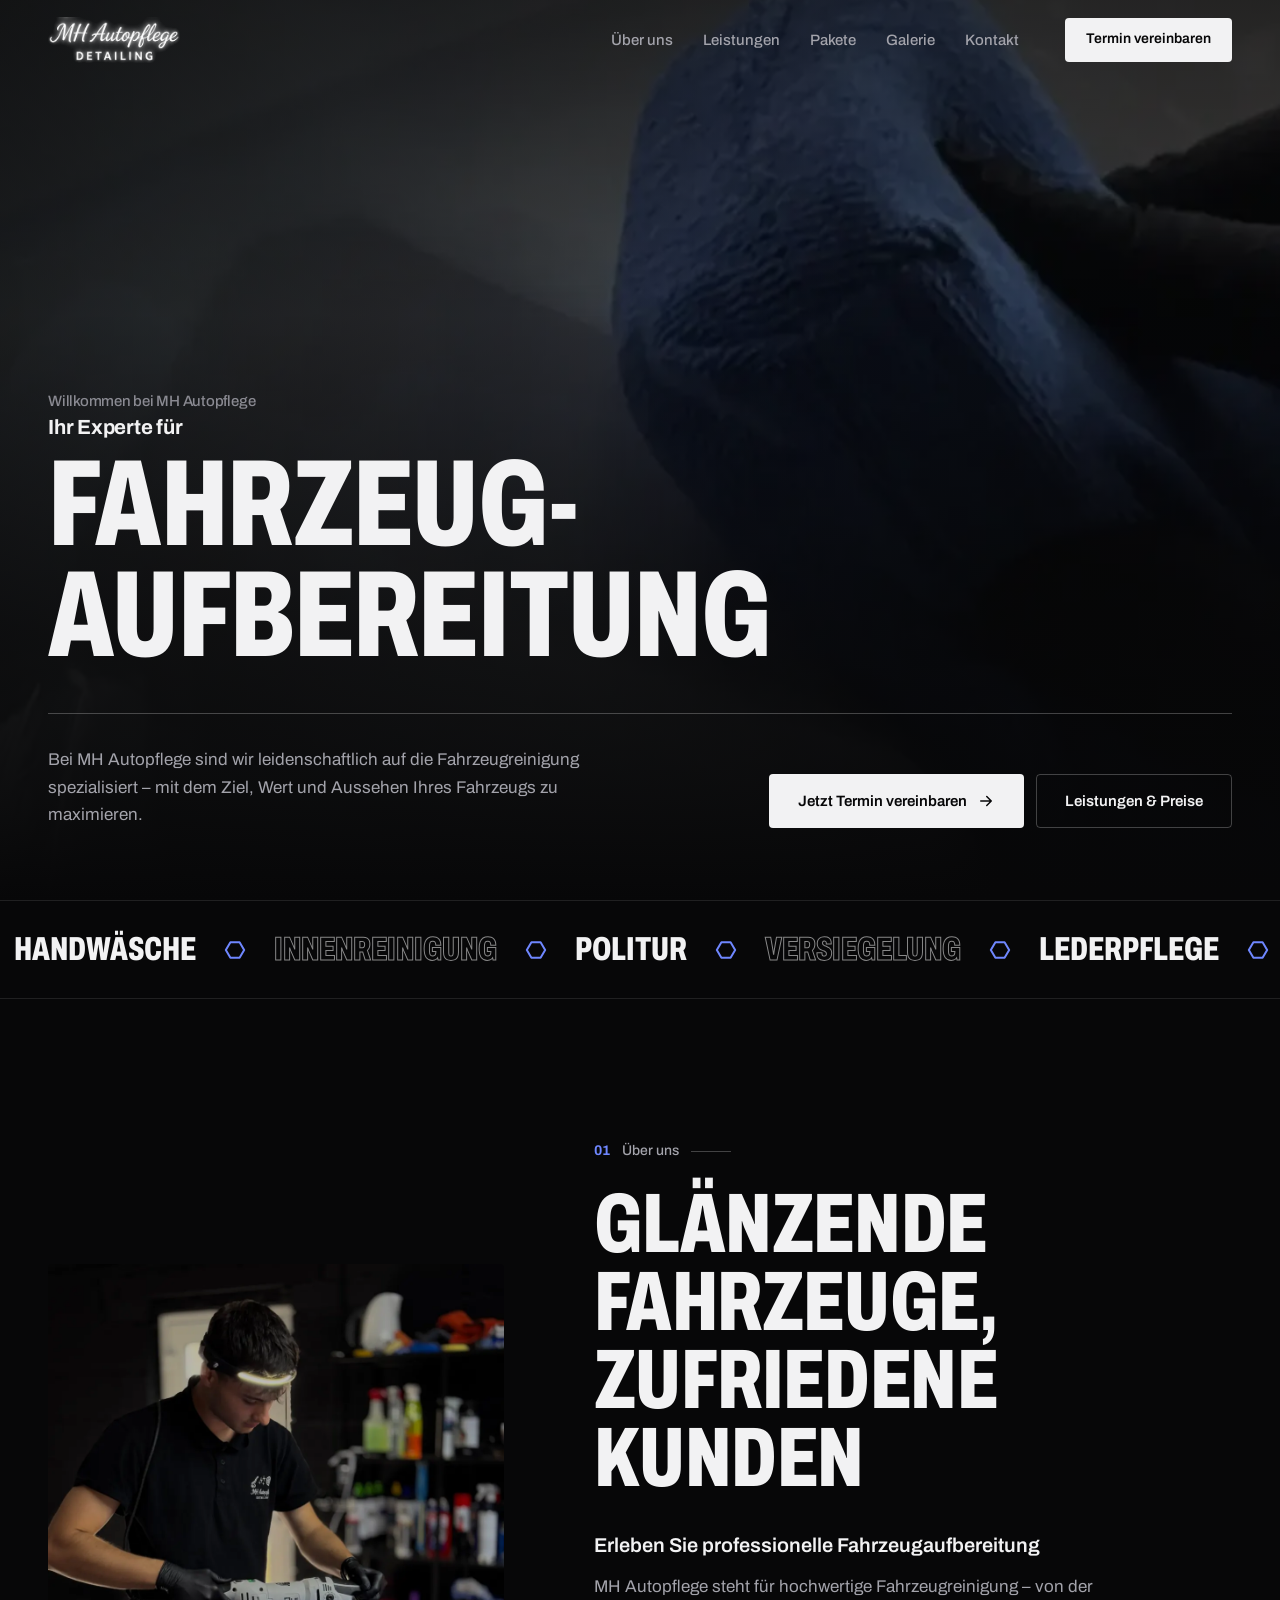
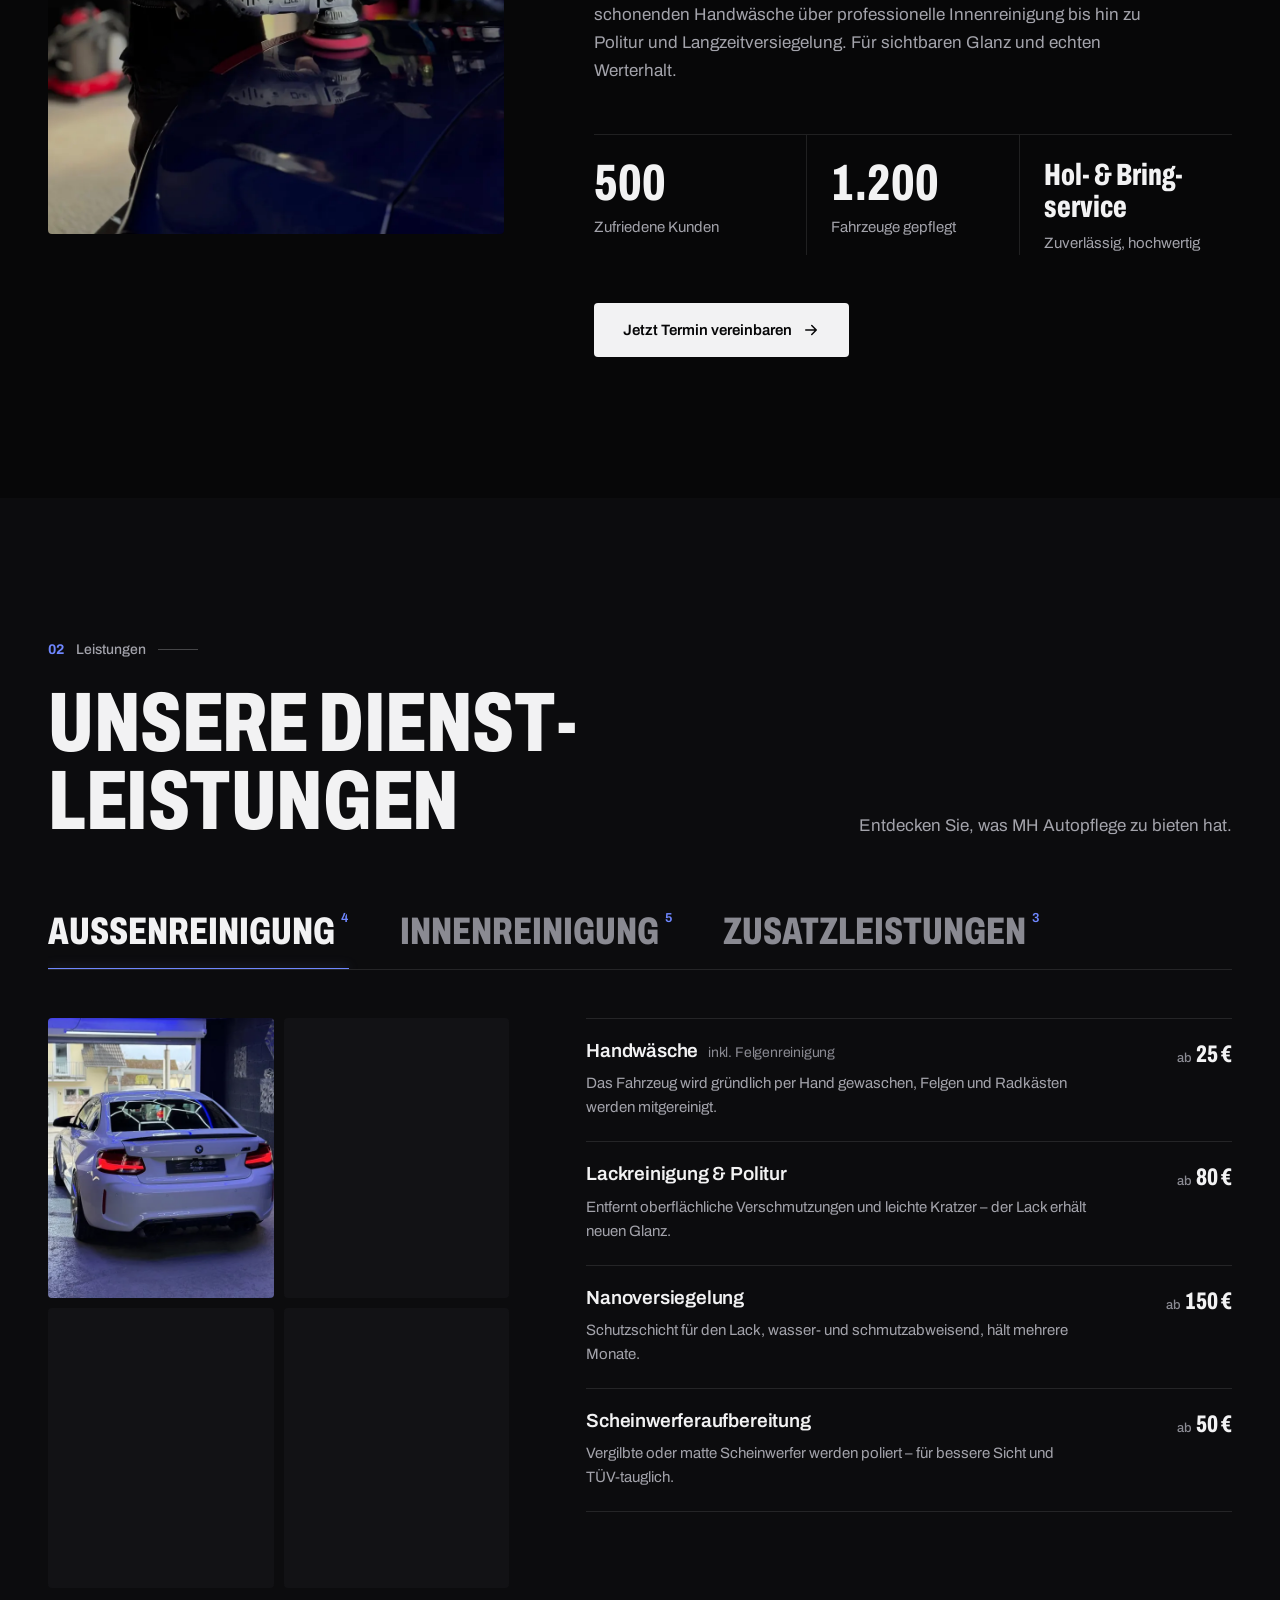
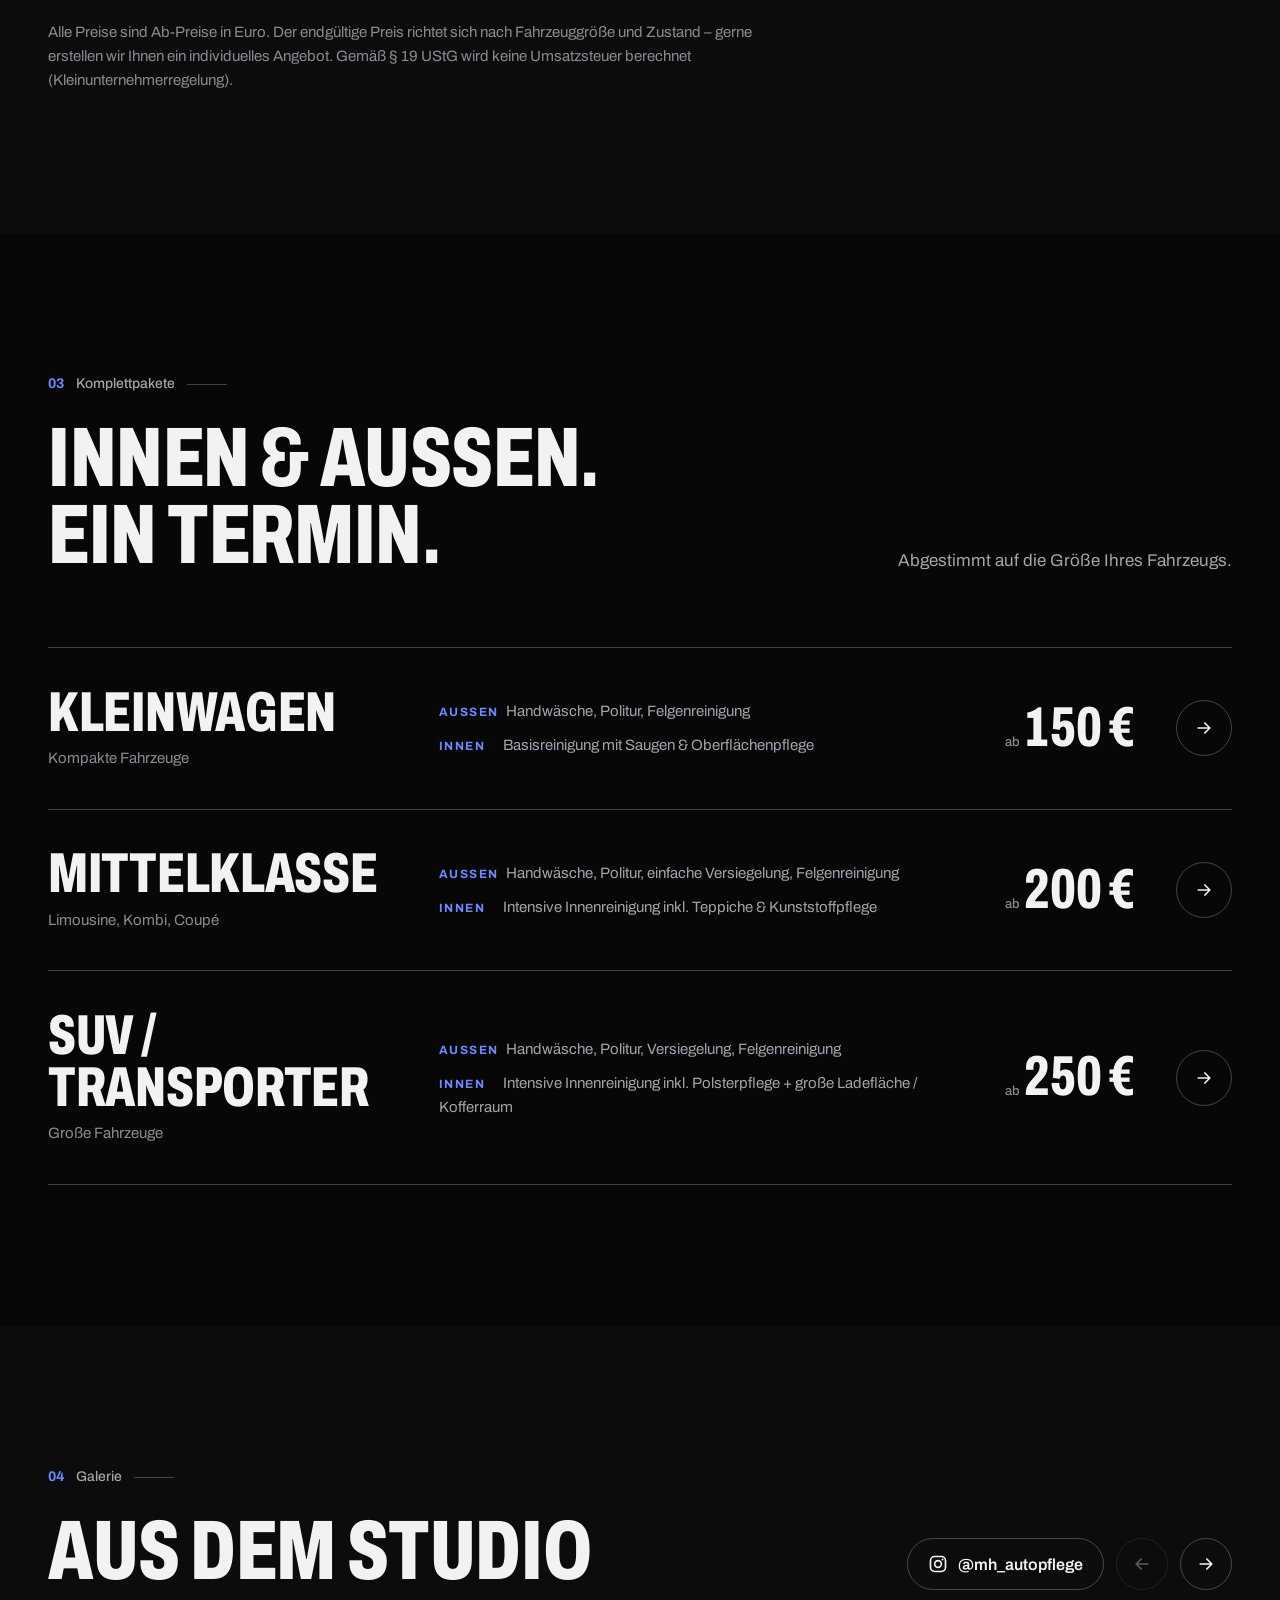
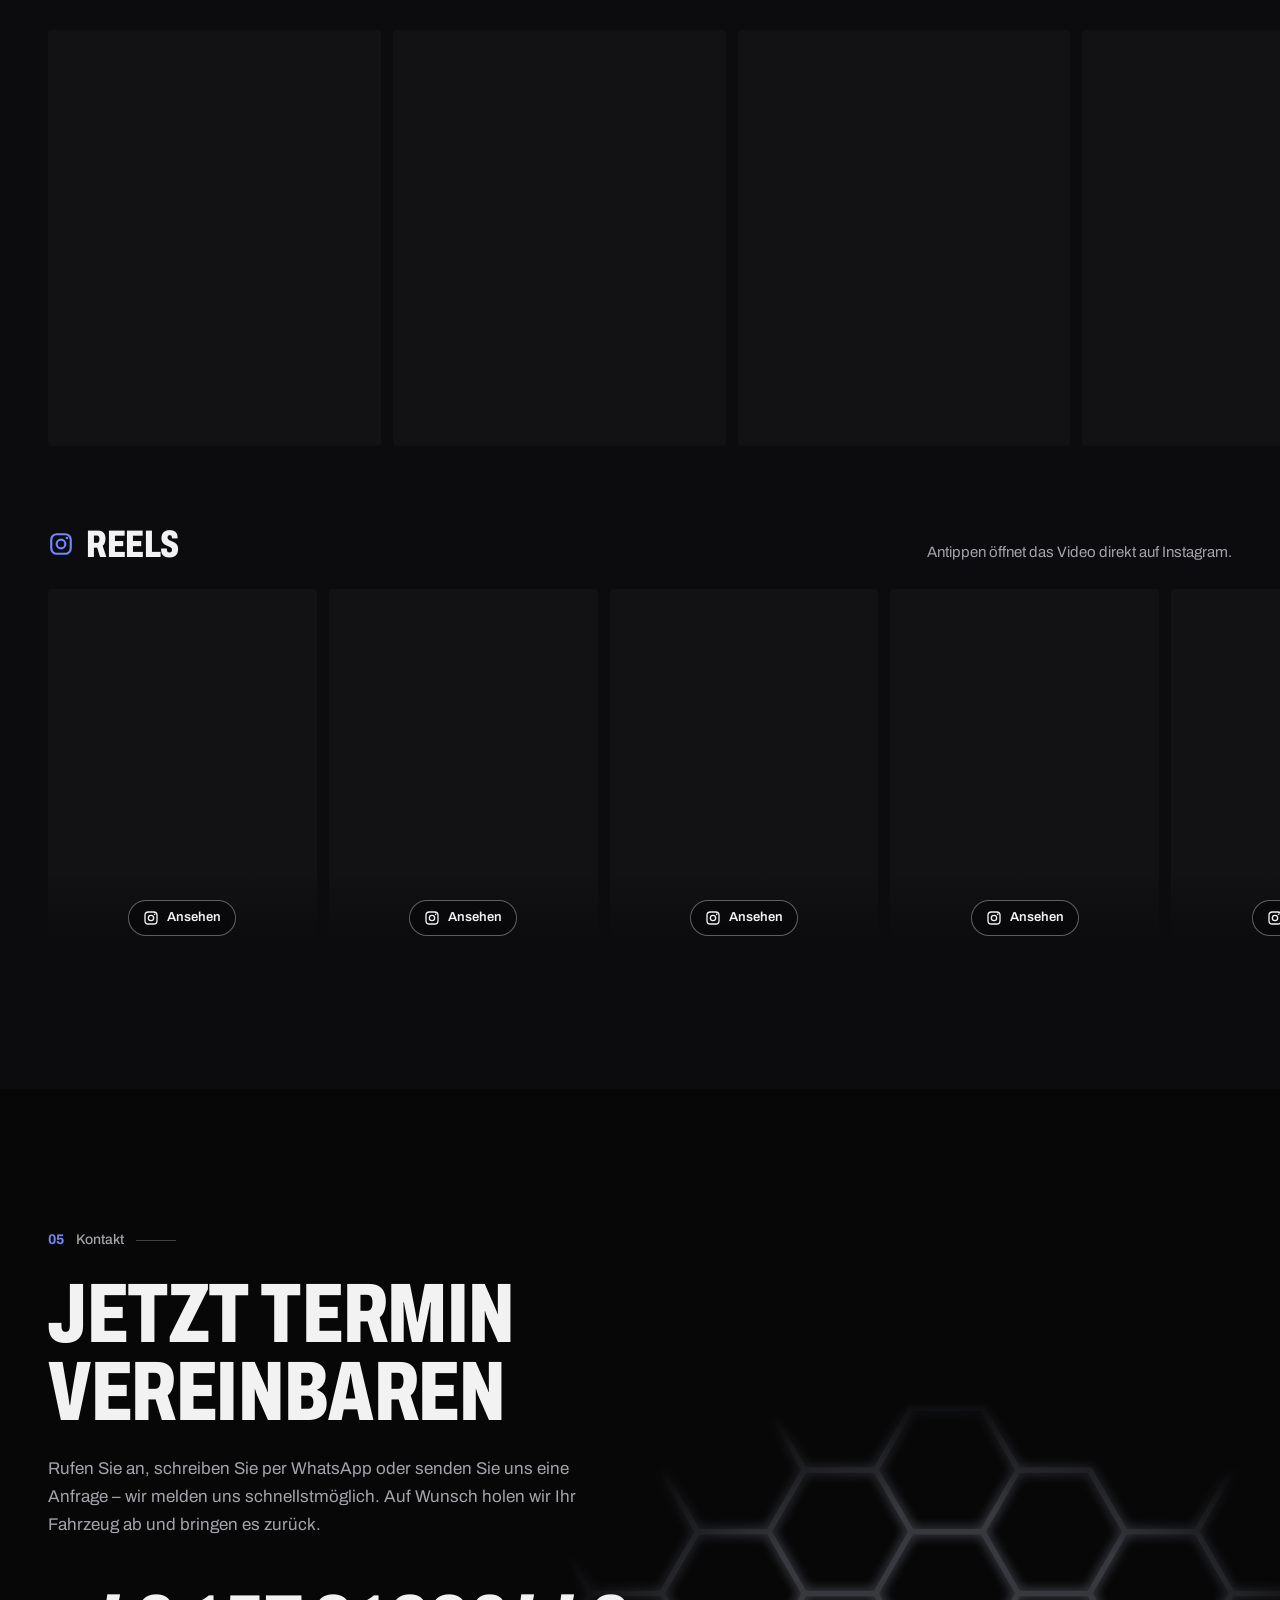
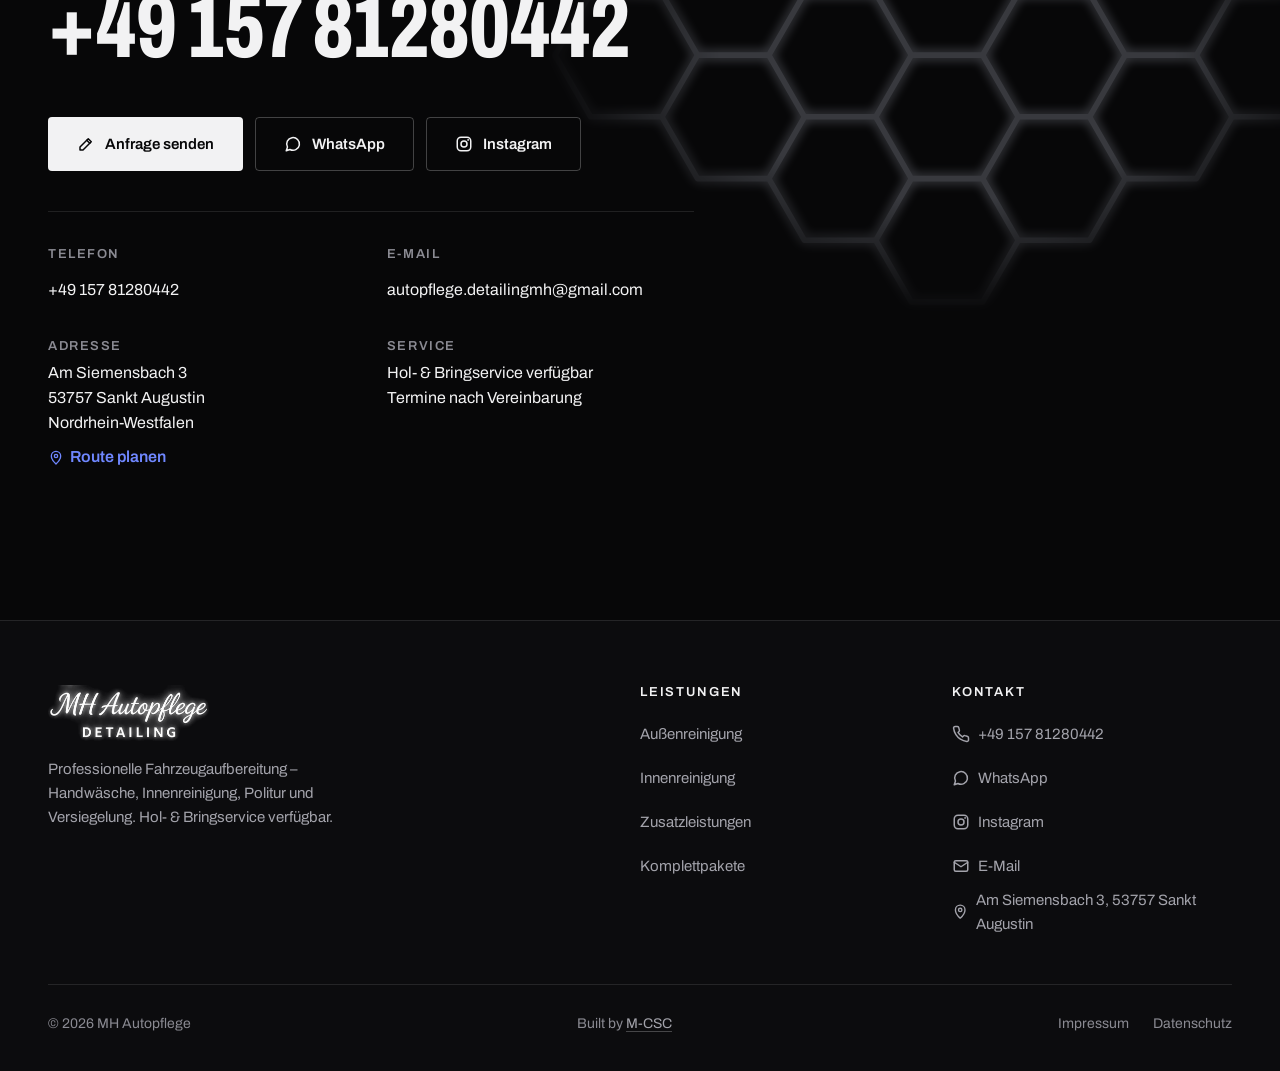
<file: index.html>
<!doctype html>
<html lang="de">
<head>
  <meta charset="utf-8">
  <meta name="viewport" content="width=device-width, initial-scale=1, viewport-fit=cover">
  <meta http-equiv="Content-Security-Policy" content="default-src 'self'; img-src 'self' data:; media-src 'self'; font-src 'self'; style-src 'self'; script-src 'self'; object-src 'none'; base-uri 'self'; form-action 'self' https://formsubmit.co">
  <meta name="referrer" content="strict-origin-when-cross-origin">
  <title>MH Autopflege – Fahrzeugaufbereitung &amp; Detailing</title>
  <meta name="description" content="MH Autopflege in Sankt Augustin: professionelle Fahrzeugaufbereitung – Handwäsche, Innenreinigung, Politur, Versiegelung. Hol- &amp; Bringservice verfügbar. Termin per Telefon, WhatsApp oder Anfrageformular: +49 157 81280442.">
  <meta name="theme-color" content="#070708">
  <meta property="og:type" content="website">
  <meta property="og:title" content="MH Autopflege – Fahrzeugaufbereitung &amp; Detailing">
  <meta property="og:description" content="Handwäsche • Innenreinigung • Politur • Versiegelung. Hol- &amp; Bringservice verfügbar.">
  <link rel="icon" href="assets/img/favicon.svg" type="image/svg+xml">
  <link rel="preload" href="assets/fonts/archivo-latin-wdth-normal.woff2" as="font" type="font/woff2" crossorigin>
  <link rel="stylesheet" href="assets/css/style.css?v=dev">
  <script src="assets/js/main.js?v=dev" defer></script>
</head>
<body>
  <a class="skip-link" href="#main">Zum Inhalt springen</a>

  <!-- Icons (einmal definiert, per <use> eingebunden) -->
  <svg width="0" height="0" class="visually-hidden" aria-hidden="true" focusable="false">
    <symbol id="i-arrow" viewBox="0 0 24 24"><path d="M5 12h14M13 6l6 6-6 6" fill="none" stroke="currentColor" stroke-width="2" stroke-linecap="round" stroke-linejoin="round"/></symbol>
    <symbol id="i-arrow-left" viewBox="0 0 24 24"><path d="M19 12H5M11 6l-6 6 6 6" fill="none" stroke="currentColor" stroke-width="2" stroke-linecap="round" stroke-linejoin="round"/></symbol>
    <symbol id="i-phone" viewBox="0 0 24 24"><path d="M22 16.9v3a2 2 0 0 1-2.2 2 19.8 19.8 0 0 1-8.6-3.1 19.5 19.5 0 0 1-6-6A19.8 19.8 0 0 1 2.1 4.2 2 2 0 0 1 4.1 2h3a2 2 0 0 1 2 1.7c.1 1 .4 1.9.7 2.8a2 2 0 0 1-.5 2.1L8 9.9a16 16 0 0 0 6 6l1.3-1.3a2 2 0 0 1 2.1-.4c.9.3 1.8.6 2.8.7a2 2 0 0 1 1.7 2z" fill="none" stroke="currentColor" stroke-width="2" stroke-linecap="round" stroke-linejoin="round"/></symbol>
    <symbol id="i-wa" viewBox="0 0 24 24"><path d="M3 21l1.65-4.95A8.5 8.5 0 1 1 7.95 19.35z" fill="none" stroke="currentColor" stroke-width="2" stroke-linecap="round" stroke-linejoin="round"/></symbol>
    <symbol id="i-ig" viewBox="0 0 24 24"><g fill="none" stroke="currentColor" stroke-width="2"><rect x="3" y="3" width="18" height="18" rx="5"/><circle cx="12" cy="12" r="4"/></g><circle cx="17.5" cy="6.5" r="1.2" fill="currentColor"/></symbol>
    <symbol id="i-play" viewBox="0 0 24 24"><path d="M8 5.5v13l10.5-6.5z" fill="currentColor"/></symbol>
    <symbol id="i-hex" viewBox="0 0 24 24"><path d="M7 3.5h10l5 8.5-5 8.5H7L2 12z" fill="none" stroke="currentColor" stroke-width="2.2" stroke-linejoin="round"/></symbol>
    <symbol id="i-car" viewBox="0 0 24 24"><g fill="none" stroke="currentColor" stroke-width="2" stroke-linecap="round" stroke-linejoin="round"><path d="M5 17H3v-5l2-5h14l2 5v5h-2"/><path d="M5 12h14"/><circle cx="7.5" cy="17" r="2"/><circle cx="16.5" cy="17" r="2"/></g></symbol>
    <symbol id="i-mail" viewBox="0 0 24 24"><g fill="none" stroke="currentColor" stroke-width="2" stroke-linecap="round" stroke-linejoin="round"><rect x="3" y="5" width="18" height="14" rx="2"/><path d="m3 7 9 6 9-6"/></g></symbol>
    <symbol id="i-pin" viewBox="0 0 24 24"><g fill="none" stroke="currentColor" stroke-width="2" stroke-linecap="round" stroke-linejoin="round"><path d="M12 21s7-6.2 7-12a7 7 0 1 0-14 0c0 5.8 7 12 7 12z"/><circle cx="12" cy="9" r="2.5"/></g></symbol>
    <symbol id="i-close" viewBox="0 0 24 24"><path d="M6 6l12 12M18 6 6 18" fill="none" stroke="currentColor" stroke-width="2" stroke-linecap="round"/></symbol>
    <symbol id="i-form" viewBox="0 0 24 24"><g fill="none" stroke="currentColor" stroke-width="2" stroke-linecap="round" stroke-linejoin="round"><path d="M4 20h4L19 9l-4-4L4 16z"/><path d="M13 7l4 4"/></g></symbol>
    <symbol id="i-clock" viewBox="0 0 24 24"><g fill="none" stroke="currentColor" stroke-width="2" stroke-linecap="round"><circle cx="12" cy="12" r="9"/><path d="M12 7v5l3 2"/></g></symbol>
  </svg>

  <header class="site-header">
    <div class="container site-header__inner">
      <a class="brand" href="#top" aria-label="MH Autopflege Detailing – zum Seitenanfang">
        <img src="assets/img/brand/logo-schrift.webp" width="640" height="223" alt="MH Autopflege Detailing">
      </a>

      <button class="nav-toggle" type="button" aria-expanded="false" aria-controls="site-nav">
        <span class="nav-toggle__icon" aria-hidden="true"></span>
        <span class="nav-toggle__label">Menü</span>
      </button>

      <nav class="nav" id="site-nav" aria-label="Hauptnavigation">
        <ul class="nav__list">
          <li><a class="nav__link" href="#ueber">Über uns</a></li>
          <li><a class="nav__link" href="#leistungen">Leistungen</a></li>
          <li><a class="nav__link" href="#pakete">Pakete</a></li>
          <li><a class="nav__link" href="#galerie">Galerie</a></li>
          <li><a class="nav__link" href="#kontakt">Kontakt</a></li>
        </ul>
        <a class="btn btn--primary btn--sm" href="#kontakt" data-open-form>Termin vereinbaren</a>
      </nav>
    </div>
  </header>

  <main id="main">

    <!-- Hero: Hintergrundvideo (Desktop hero.mp4, Handy hero-mobile.mp4), Standbild hero-poster.webp -->
    <section class="hero" id="top">
      <div class="hero__media" aria-hidden="true">
        <img src="assets/videos/hero-poster.webp" width="1080" height="1920" alt="" fetchpriority="high">
        <video class="hero__video" muted loop playsinline preload="none"
               data-hero-video data-src="assets/videos/hero.mp4" data-src-mobile="assets/videos/hero-mobile.mp4"></video>
      </div>

      <div class="container">
        <h1 class="hero__title">
          <span class="hero__kicker"><span class="hero__welcome">Willkommen bei MH Autopflege</span><b>Ihr Experte für</b></span>
          <span class="hero__big">
            <span class="hero__line"><span>Fahrzeug-</span></span>
            <span class="hero__line"><span>aufbereitung</span></span>
          </span>
        </h1>
        <div class="hero__row">
          <p class="hero__text">Bei MH Autopflege sind wir leidenschaftlich auf die Fahrzeugreinigung spezialisiert – mit dem Ziel, Wert und Aussehen Ihres Fahrzeugs zu maximieren.</p>
          <div class="hero__actions">
            <a class="btn btn--primary" href="#kontakt" data-open-form>Jetzt Termin vereinbaren <svg class="arrow" aria-hidden="true"><use href="#i-arrow"/></svg></a>
            <a class="btn btn--outline" href="#leistungen">Leistungen &amp; Preise</a>
          </div>
        </div>
      </div>
    </section>

    <!-- Laufband -->
    <div class="marquee" aria-hidden="true">
      <div class="marquee__track">
        <div class="marquee__group">
          <span class="marquee__item">Handwäsche <svg><use href="#i-hex"/></svg></span>
          <span class="marquee__item">Innenreinigung <svg><use href="#i-hex"/></svg></span>
          <span class="marquee__item">Politur <svg><use href="#i-hex"/></svg></span>
          <span class="marquee__item">Versiegelung <svg><use href="#i-hex"/></svg></span>
          <span class="marquee__item">Lederpflege <svg><use href="#i-hex"/></svg></span>
          <span class="marquee__item">Hol- &amp; Bringservice <svg><use href="#i-hex"/></svg></span>
        </div>
        <div class="marquee__group">
          <span class="marquee__item">Handwäsche <svg><use href="#i-hex"/></svg></span>
          <span class="marquee__item">Innenreinigung <svg><use href="#i-hex"/></svg></span>
          <span class="marquee__item">Politur <svg><use href="#i-hex"/></svg></span>
          <span class="marquee__item">Versiegelung <svg><use href="#i-hex"/></svg></span>
          <span class="marquee__item">Lederpflege <svg><use href="#i-hex"/></svg></span>
          <span class="marquee__item">Hol- &amp; Bringservice <svg><use href="#i-hex"/></svg></span>
        </div>
      </div>
    </div>

    <!-- 01 Über uns -->
    <section class="section" id="ueber">
      <div class="container about">
        <div class="about__media media">
          <img src="assets/img/about.webp" width="1040" height="1300" loading="lazy" decoding="async"
               alt="Lackpolitur mit Exzenter-Poliermaschine an einem dunkelblauen Fahrzeug">
        </div>
        <div>
          <p class="idx"><b>01</b> Über uns</p>
          <h2 class="display display-lg">Glänzende Fahrzeuge, zufriedene Kunden</h2>
          <p class="about__sub">Erleben Sie professionelle Fahrzeugaufbereitung</p>
          <p class="lead">MH Autopflege steht für hochwertige Fahrzeugreinigung – von der schonenden Handwäsche über professionelle Innenreinigung bis hin zu Politur und Langzeitversiegelung. Für sichtbaren Glanz und echten Werterhalt.</p>
          <ul class="about__stats">
            <li class="about__stat"><strong>500</strong><span>Zufriedene Kunden</span></li>
            <li class="about__stat"><strong>1.200</strong><span>Fahrzeuge gepflegt</span></li>
            <li class="about__stat about__stat--text"><strong>Hol- &amp; Bring&shy;service</strong><span>Zuverlässig, hochwertig</span></li>
          </ul>
          <a class="btn btn--primary" href="#kontakt" data-open-form>Jetzt Termin vereinbaren <svg class="arrow" aria-hidden="true"><use href="#i-arrow"/></svg></a>
        </div>
      </div>
    </section>

    <!-- 02 Leistungen (Tabs; ohne JavaScript werden alle Bereiche untereinander gezeigt) -->
    <section class="section section--alt" id="leistungen">
      <div class="container">
        <header class="head">
          <p class="idx"><b>02</b> Leistungen</p>
          <h2 class="display display-lg">Unsere Dienst&shy;leistungen</h2>
          <p class="lead">Entdecken Sie, was MH Autopflege zu bieten hat.</p>
        </header>

        <div class="tabs" role="tablist" aria-label="Leistungsbereiche" hidden>
          <button class="tab" type="button" role="tab" id="tab-aussen" aria-controls="aussen" aria-selected="true"><span>Außen<span class="tab__rest">reinigung</span></span><sup>4</sup></button>
          <button class="tab" type="button" role="tab" id="tab-innen" aria-controls="innen" aria-selected="false" tabindex="-1"><span>Innen<span class="tab__rest">reinigung</span></span><sup>5</sup></button>
          <button class="tab" type="button" role="tab" id="tab-zusatz" aria-controls="zusatz" aria-selected="false" tabindex="-1"><span>Zusatz<span class="tab__rest">leistungen</span></span><sup>3</sup></button>
        </div>

        <div class="panels">
        <div class="panel" id="aussen" role="tabpanel" aria-labelledby="tab-aussen" data-anchor>
          <div class="mosaic">
            <div class="media"><img src="assets/img/leistungen/aussen-1.webp" width="640" height="640" loading="lazy" decoding="async" alt="Frisch gewaschener weißer BMW von hinten unter Hexagon-Beleuchtung"></div>
            <div class="media"><img src="assets/img/leistungen/aussen-2.webp" width="640" height="640" loading="lazy" decoding="async" alt="Lackpolitur mit Exzenter-Poliermaschine"></div>
            <div class="media"><img src="assets/img/leistungen/aussen-3.webp" width="640" height="640" loading="lazy" decoding="async" alt="Lack wird nach der Versiegelung mit Mikrofasertuch abgenommen"></div>
            <div class="media"><img src="assets/img/leistungen/aussen-4.webp" width="640" height="640" loading="lazy" decoding="async" alt="Scheinwerfer eines Lexus wird mit Mikrofasertuch bearbeitet"></div>
          </div>
          <div>
            <h3 class="panel__title display display-md">Außenreinigung</h3>
            <ul class="price-list">
              <li class="price-item">
                <h4 class="price-item__name">Handwäsche <span class="price-item__note">inkl. Felgenreinigung</span></h4>
                <p class="price-item__price"><small>ab</small>25&nbsp;€</p>
                <p class="price-item__desc">Das Fahrzeug wird gründlich per Hand gewaschen, Felgen und Radkästen werden mitgereinigt.</p>
              </li>
              <li class="price-item">
                <h4 class="price-item__name">Lackreinigung &amp; Politur</h4>
                <p class="price-item__price"><small>ab</small>80&nbsp;€</p>
                <p class="price-item__desc">Entfernt oberflächliche Verschmutzungen und leichte Kratzer – der Lack erhält neuen Glanz.</p>
              </li>
              <li class="price-item">
                <h4 class="price-item__name">Nanoversiegelung</h4>
                <p class="price-item__price"><small>ab</small>150&nbsp;€</p>
                <p class="price-item__desc">Schutzschicht für den Lack, wasser- und schmutzabweisend, hält mehrere Monate.</p>
              </li>
              <li class="price-item">
                <h4 class="price-item__name">Scheinwerferaufbereitung</h4>
                <p class="price-item__price"><small>ab</small>50&nbsp;€</p>
                <p class="price-item__desc">Vergilbte oder matte Scheinwerfer werden poliert – für bessere Sicht und TÜV-tauglich.</p>
              </li>
            </ul>
          </div>
        </div>

        <div class="panel" id="innen" role="tabpanel" aria-labelledby="tab-innen" data-anchor>
          <div class="mosaic mosaic--portrait">
            <div class="media"><img src="assets/img/leistungen/innen-1.webp" width="640" height="800" loading="lazy" decoding="async" alt="Reinigung der Innenraumverkleidung mit Applikator-Pad"></div>
            <div class="media"><img src="assets/img/leistungen/innen-2.webp" width="640" height="800" loading="lazy" decoding="async" alt="Pflege eines hellen Ledersitzes mit Applikator-Pad"></div>
          </div>
          <div>
            <h3 class="panel__title display display-md">Innenreinigung</h3>
            <ul class="price-list">
              <li class="price-item">
                <h4 class="price-item__name">Basis-Innenreinigung</h4>
                <p class="price-item__price"><small>ab</small>40&nbsp;€</p>
                <p class="price-item__desc">Saugen von Sitzen, Teppichen und Kofferraum sowie Abwischen der Oberflächen.</p>
              </li>
              <li class="price-item">
                <h4 class="price-item__name">Intensive Innenreinigung</h4>
                <p class="price-item__price"><small>ab</small>100&nbsp;€</p>
                <p class="price-item__desc">Zusätzlich Tiefenreinigung von Kunststoffteilen, Einstiegsleisten und Zwischenräumen.</p>
              </li>
              <li class="price-item">
                <h4 class="price-item__name">Polsterreinigung <span class="price-item__note">Stoff</span></h4>
                <p class="price-item__price"><small>ab</small>50&nbsp;€</p>
                <p class="price-item__desc">Tiefenreinigung von Sitzen und Teppichen, entfernt Flecken und Gerüche.</p>
              </li>
              <li class="price-item">
                <h4 class="price-item__name">Lederpflege</h4>
                <p class="price-item__price"><small>ab</small>80&nbsp;€</p>
                <p class="price-item__desc">Reinigung und Pflege von Ledersitzen mit speziellen Produkten, verhindert Risse.</p>
              </li>
              <li class="price-item">
                <h4 class="price-item__name">Geruchsentfernung <span class="price-item__note">z.&nbsp;B. Ozonbehandlung</span></h4>
                <p class="price-item__price"><small>ab</small>50&nbsp;€</p>
                <p class="price-item__desc">Neutralisiert unangenehme Gerüche wie Nikotin oder Tiergeruch.</p>
              </li>
            </ul>
          </div>
        </div>

        <div class="panel" id="zusatz" role="tabpanel" aria-labelledby="tab-zusatz" data-anchor>
          <div class="mosaic mosaic--single">
            <div class="media"><img src="assets/img/leistungen/zusatz-1.webp" width="800" height="1000" loading="lazy" decoding="async" alt="Weißer BMW M2 nach der Aufbereitung im Studio"></div>
          </div>
          <div>
            <h3 class="panel__title display display-md">Zusatzleistungen</h3>
            <ul class="price-list">
              <li class="price-item">
                <h4 class="price-item__name">Motorreinigung</h4>
                <p class="price-item__price"><small>ab</small>50&nbsp;€</p>
                <p class="price-item__desc">Schmutz und Ölreste im Motorraum werden schonend entfernt.</p>
              </li>
              <li class="price-item">
                <h4 class="price-item__name">Felgenversiegelung</h4>
                <p class="price-item__price"><small>ab</small>40&nbsp;€</p>
                <p class="price-item__desc">Schutzschicht gegen Bremsstaub, leichteres Reinigen.</p>
              </li>
              <li class="price-item">
                <h4 class="price-item__name">Cabrio-Verdeckpflege</h4>
                <p class="price-item__price"><small>ab</small>60&nbsp;€</p>
                <p class="price-item__desc">Reinigung und Imprägnierung des Verdecks, schützt vor Wasser und Schimmel.</p>
              </li>
            </ul>
          </div>
        </div>

        </div>

        <p class="price-note">Alle Preise sind Ab-Preise in Euro. Der endgültige Preis richtet sich nach Fahrzeuggröße und Zustand – gerne erstellen wir Ihnen ein individuelles Angebot. Gemäß § 19 UStG wird keine Umsatzsteuer berechnet (Kleinunternehmerregelung).</p>
      </div>
    </section>

    <!-- 03 Komplettpakete -->
    <section class="section" id="pakete">
      <div class="container">
        <header class="head">
          <p class="idx"><b>03</b> Komplettpakete</p>
          <h2 class="display display-lg">Innen &amp; außen. Ein Termin.</h2>
          <p class="lead">Abgestimmt auf die Größe Ihres Fahrzeugs.</p>
        </header>

        <ul class="pkgs">
          <li class="pkg">
            <div class="pkg__head">
              <h3 class="pkg__name display">Kleinwagen</h3>
              <p class="pkg__for">Kompakte Fahrzeuge</p>
            </div>
            <div class="pkg__incl">
              <p><b>Außen</b>Handwäsche, Politur, Felgenreinigung</p>
              <p><b>Innen</b>Basisreinigung mit Saugen &amp; Oberflächenpflege</p>
            </div>
            <p class="pkg__price"><small>ab</small>150&nbsp;€</p>
            <a class="pkg__cta" href="#kontakt" data-open-form data-service="Komplettpaket Kleinwagen" aria-label="Paket Kleinwagen anfragen"><svg aria-hidden="true"><use href="#i-arrow"/></svg></a>
          </li>
          <li class="pkg">
            <div class="pkg__head">
              <h3 class="pkg__name display">Mittelklasse</h3>
              <p class="pkg__for">Limousine, Kombi, Coupé</p>
            </div>
            <div class="pkg__incl">
              <p><b>Außen</b>Handwäsche, Politur, einfache Versiegelung, Felgenreinigung</p>
              <p><b>Innen</b>Intensive Innenreinigung inkl. Teppiche &amp; Kunststoffpflege</p>
            </div>
            <p class="pkg__price"><small>ab</small>200&nbsp;€</p>
            <a class="pkg__cta" href="#kontakt" data-open-form data-service="Komplettpaket Mittelklasse" aria-label="Paket Mittelklasse anfragen"><svg aria-hidden="true"><use href="#i-arrow"/></svg></a>
          </li>
          <li class="pkg">
            <div class="pkg__head">
              <h3 class="pkg__name display">SUV / Transporter</h3>
              <p class="pkg__for">Große Fahrzeuge</p>
            </div>
            <div class="pkg__incl">
              <p><b>Außen</b>Handwäsche, Politur, Versiegelung, Felgenreinigung</p>
              <p><b>Innen</b>Intensive Innenreinigung inkl. Polsterpflege + große Ladefläche / Kofferraum</p>
            </div>
            <p class="pkg__price"><small>ab</small>250&nbsp;€</p>
            <a class="pkg__cta" href="#kontakt" data-open-form data-service="Komplettpaket SUV / Transporter" aria-label="Paket SUV / Transporter anfragen"><svg aria-hidden="true"><use href="#i-arrow"/></svg></a>
          </li>
        </ul>
      </div>
    </section>

    <!-- 04 Galerie -->
    <section class="section section--alt" id="galerie">
      <div class="container gallery-head">
        <div>
          <p class="idx"><b>04</b> Galerie</p>
          <h2 class="display display-lg">Aus dem Studio</h2>
        </div>
        <div class="gallery-head__actions">
          <a class="link-ig" href="https://www.instagram.com/mh_autopflege" target="_blank" rel="noopener noreferrer"><svg aria-hidden="true"><use href="#i-ig"/></svg>@mh_autopflege</a>
          <button class="gal-btn" type="button" data-gal="-1" aria-label="Vorherige Bilder" hidden><svg aria-hidden="true"><use href="#i-arrow-left"/></svg></button>
          <button class="gal-btn" type="button" data-gal="1" aria-label="Nächste Bilder" hidden><svg aria-hidden="true"><use href="#i-arrow"/></svg></button>
        </div>
      </div>
      <div class="gallery" tabindex="0" aria-label="Bildergalerie, horizontal scrollbar">
        <div class="media"><img src="assets/img/galerie/01.webp" width="720" height="900" loading="lazy" decoding="async" alt="Weißer BMW M2 unter der Hexagon-Beleuchtung im Studio"></div>
        <div class="media"><img src="assets/img/galerie/02.webp" width="720" height="900" loading="lazy" decoding="async" alt="Lackpolitur an einem dunkelblauen Fahrzeug"></div>
        <div class="media"><img src="assets/img/galerie/03.webp" width="720" height="900" loading="lazy" decoding="async" alt="Innenraumpflege an einem Lexus"></div>
        <div class="media"><img src="assets/img/galerie/04.webp" width="720" height="900" loading="lazy" decoding="async" alt="Weißer BMW von hinten nach der Handwäsche"></div>
        <div class="media"><img src="assets/img/galerie/05.webp" width="720" height="900" loading="lazy" decoding="async" alt="Scheinwerferaufbereitung an einem blauen Lexus"></div>
        <div class="media"><img src="assets/img/galerie/06.webp" width="720" height="900" loading="lazy" decoding="async" alt="Lederpflege an einem hellen Sitz"></div>
        <div class="media"><img src="assets/img/galerie/07.webp" width="720" height="900" loading="lazy" decoding="async" alt="Lack wird nach der Versiegelung abgenommen"></div>
        <div class="media"><img src="assets/img/galerie/08.webp" width="720" height="900" loading="lazy" decoding="async" alt="Nahaufnahme der Poliermaschine auf dem Lack"></div>
        <div class="media"><img src="assets/img/galerie/09.webp" width="720" height="900" loading="lazy" decoding="async" alt="Fahrzeugaufbereiter mit Poliermaschine vor einem Lexus"></div>
      </div>

      <!-- Reels: reine Links zu Instagram (keine Einbettung, keine Meta-Skripte).
           Neues Reel: <li> kopieren, href, aria-label und Vorschaubild (assets/img/reels/, 3:4, 360x480) anpassen.
           Ohne Vorschaubild: Variante "reel--text" mit Modellname nutzen (siehe DOKU.md). -->
      <div class="container reels-head">
        <h3 class="reels-head__title"><svg aria-hidden="true"><use href="#i-ig"/></svg>Reels</h3>
        <p>Antippen öffnet das Video direkt auf Instagram.</p>
      </div>
      <ul class="reels">
        <li>
          <a class="reel" href="https://www.instagram.com/p/DVtqnoqjZZN/" target="_blank" rel="noopener noreferrer" aria-label="BMW M4 – Reel auf Instagram ansehen">
            <img src="assets/img/reels/bmw-m4.webp" width="360" height="480" loading="lazy" decoding="async" alt="">
            <span class="reel__cta"><svg aria-hidden="true"><use href="#i-ig"/></svg>Ansehen</span>
          </a>
        </li>
        <li>
          <a class="reel" href="https://www.instagram.com/p/De60wO9NVuD/" target="_blank" rel="noopener noreferrer" aria-label="GLC 63 S AMG – Reel auf Instagram ansehen">
            <img src="assets/img/reels/glc-63-amg.webp" width="360" height="480" loading="lazy" decoding="async" alt="">
            <span class="reel__cta"><svg aria-hidden="true"><use href="#i-ig"/></svg>Ansehen</span>
          </a>
        </li>
        <li>
          <a class="reel" href="https://www.instagram.com/p/DejndtnNtky/" target="_blank" rel="noopener noreferrer" aria-label="BMW M2 – Reel auf Instagram ansehen">
            <img src="assets/img/reels/bmw-m2.webp" width="360" height="480" loading="lazy" decoding="async" alt="">
            <span class="reel__cta"><svg aria-hidden="true"><use href="#i-ig"/></svg>Ansehen</span>
          </a>
        </li>
        <li>
          <a class="reel" href="https://www.instagram.com/p/DcQIJCmtHz7/" target="_blank" rel="noopener noreferrer" aria-label="Piaggio – Reel auf Instagram ansehen">
            <img src="assets/img/reels/piaggio.webp" width="360" height="480" loading="lazy" decoding="async" alt="">
            <span class="reel__cta"><svg aria-hidden="true"><use href="#i-ig"/></svg>Ansehen</span>
          </a>
        </li>
        <li>
          <a class="reel" href="https://www.instagram.com/p/Db6M6GyNDyL/" target="_blank" rel="noopener noreferrer" aria-label="SQ5 – Reel auf Instagram ansehen">
            <img src="assets/img/reels/sq5.webp" width="360" height="480" loading="lazy" decoding="async" alt="">
            <span class="reel__cta"><svg aria-hidden="true"><use href="#i-ig"/></svg>Ansehen</span>
          </a>
        </li>
        <li>
          <a class="reel reel--all" href="https://www.instagram.com/mh_autopflege/reels/" target="_blank" rel="noopener noreferrer">
            <img class="reel__logo" src="assets/img/brand/logo.webp" width="720" height="506" loading="lazy" decoding="async" alt="">
            <span class="reel__meta">Alle Reels <small>@mh_autopflege</small></span>
            <span class="reel__arrow" aria-hidden="true"><svg><use href="#i-arrow"/></svg></span>
          </a>
        </li>
      </ul>
    </section>

    <!-- 05 Kontakt -->
    <section class="section contact-section" id="kontakt">
      <div class="container contact">
        <div>
          <p class="idx"><b>05</b> Kontakt</p>
          <h2 class="display display-lg">Jetzt Termin vereinbaren</h2>
          <p class="lead">Rufen Sie an, schreiben Sie per WhatsApp oder senden Sie uns eine Anfrage – wir melden uns schnellstmöglich. Auf Wunsch holen wir Ihr Fahrzeug ab und bringen es zurück.</p>
          <a class="contact__phone" href="tel:+4915781280442">+49 157 81280442</a>
          <div class="contact__actions">
            <a class="btn btn--primary" href="mailto:autopflege.detailingmh@gmail.com?subject=Terminanfrage" data-open-form><svg aria-hidden="true"><use href="#i-form"/></svg> Anfrage senden</a>
            <a class="btn btn--outline" href="https://wa.me/4915781280442?text=Hallo%20MH%20Autopflege%2C%20ich%20m%C3%B6chte%20gerne%20einen%20Termin%20vereinbaren." target="_blank" rel="noopener noreferrer"><svg aria-hidden="true"><use href="#i-wa"/></svg> WhatsApp</a>
            <a class="btn btn--outline" href="https://www.instagram.com/mh_autopflege" target="_blank" rel="noopener noreferrer"><svg aria-hidden="true"><use href="#i-ig"/></svg> Instagram</a>
          </div>
          <dl class="contact__details">
            <div>
              <dt>Telefon</dt>
              <dd><a href="tel:+4915781280442">+49 157 81280442</a></dd>
            </div>
            <div>
              <dt>E-Mail</dt>
              <dd><a href="mailto:autopflege.detailingmh@gmail.com">autopflege.detailingmh@gmail.com</a></dd>
            </div>
            <div>
              <dt>Adresse</dt>
              <dd>Am Siemensbach 3<br>53757 Sankt Augustin<br>Nordrhein-Westfalen<br><a class="contact__route" href="https://www.google.com/maps/search/?api=1&amp;query=Am%20Siemensbach%203%2C%2053757%20Sankt%20Augustin" target="_blank" rel="noopener noreferrer"><svg aria-hidden="true"><use href="#i-pin"/></svg>Route planen</a></dd>
            </div>
            <div>
              <dt>Service</dt>
              <dd>Hol- &amp; Bringservice verfügbar<br>Termine nach Vereinbarung</dd>
            </div>
          </dl>
        </div>
        <img class="contact__logo" src="assets/img/brand/logo.webp" width="720" height="506" loading="lazy" decoding="async" alt="Logo MH Autopflege Detailing">
      </div>
    </section>

  </main>

  <footer class="site-footer">
    <div class="container">
      <div class="footer-grid">
        <div class="footer-brand">
          <img src="assets/img/brand/logo-schrift.webp" width="640" height="223" loading="lazy" alt="MH Autopflege Detailing">
          <p>Professionelle Fahrzeugaufbereitung – Handwäsche, Innenreinigung, Politur und Versiegelung. Hol- &amp; Bringservice verfügbar.</p>
        </div>
        <nav class="footer-col" aria-label="Leistungen">
          <h2>Leistungen</h2>
          <a href="#aussen">Außenreinigung</a>
          <a href="#innen">Innenreinigung</a>
          <a href="#zusatz">Zusatzleistungen</a>
          <a href="#pakete">Komplettpakete</a>
        </nav>
        <div class="footer-col">
          <h2>Kontakt</h2>
          <a href="tel:+4915781280442"><svg aria-hidden="true"><use href="#i-phone"/></svg>+49 157 81280442</a>
          <a href="https://wa.me/4915781280442" target="_blank" rel="noopener noreferrer"><svg aria-hidden="true"><use href="#i-wa"/></svg>WhatsApp</a>
          <a href="https://www.instagram.com/mh_autopflege" target="_blank" rel="noopener noreferrer"><svg aria-hidden="true"><use href="#i-ig"/></svg>Instagram</a>
          <a href="mailto:autopflege.detailingmh@gmail.com"><svg aria-hidden="true"><use href="#i-mail"/></svg>E-Mail</a>
          <span><svg aria-hidden="true"><use href="#i-pin"/></svg>Am Siemensbach 3, 53757 Sankt Augustin</span>
        </div>
      </div>
      <div class="site-footer__bottom">
        <p>© <span data-year>2026</span> MH Autopflege</p>
        <p class="built-by">Built by <a href="https://m-csc.de" target="_blank" rel="noopener noreferrer">M-CSC</a></p>
        <nav class="footer-legal" aria-label="Rechtliches">
          <a href="impressum.html">Impressum</a>
          <a href="datenschutz.html">Datenschutz</a>
        </nav>
      </div>
    </div>
  </footer>

  <!-- Anfrage-Formular (Popup). Versand wie bei Hage Bedachungen über FormSubmit (formsubmit.co)
       an autopflege.detailingmh@gmail.com, danach Weiterleitung auf danke.html (siehe DOKU.md). -->
  <dialog class="modal" id="anfrage" aria-labelledby="anfrage-title">
    <div class="modal__scroll">
      <div class="modal__head">
        <div>
          <p class="idx"><b>MH</b> Anfrage</p>
          <h2 class="display display-md" id="anfrage-title">Termin anfragen</h2>
          <p class="modal__lead">Kurz ausfüllen und absenden – wir melden uns schnellstmöglich bei Ihnen.</p>
        </div>
        <button class="modal__close" type="button" data-close aria-label="Formular schließen"><svg aria-hidden="true"><use href="#i-close"/></svg></button>
      </div>

      <form class="form" id="anfrage-form" action="https://formsubmit.co/autopflege.detailingmh@gmail.com" method="POST" novalidate>
        <input type="hidden" name="_subject" value="Neue Terminanfrage – MH Autopflege">
        <input type="hidden" name="_captcha" value="false">
        <input type="hidden" name="_template" value="table">
        <input type="hidden" name="_next" value="" data-next>
        <input class="form__honey" type="text" name="_honey" tabindex="-1" autocomplete="off" aria-hidden="true">

        <div class="form__grid">
          <div class="field">
            <label for="f-name">Name <span aria-hidden="true">*</span></label>
            <input id="f-name" name="name" type="text" autocomplete="name" required minlength="2" aria-describedby="f-name-err">
            <p class="field__error" id="f-name-err" hidden>Bitte geben Sie Ihren Namen an.</p>
          </div>
          <div class="field">
            <label for="f-tel">Telefon <span aria-hidden="true">*</span></label>
            <input id="f-tel" name="telefon" type="tel" autocomplete="tel" inputmode="tel" required aria-describedby="f-tel-err">
            <p class="field__error" id="f-tel-err" hidden>Bitte geben Sie eine Telefonnummer an, unter der wir Sie erreichen.</p>
          </div>
          <div class="field">
            <label for="f-mail">E-Mail <span class="field__opt">optional</span></label>
            <input id="f-mail" name="email" type="email" autocomplete="email" inputmode="email" aria-describedby="f-mail-err">
            <p class="field__error" id="f-mail-err" hidden>Bitte prüfen Sie die E-Mail-Adresse (z.&nbsp;B. name@beispiel.de).</p>
          </div>
          <div class="field">
            <label for="f-car">Fahrzeug <span class="field__opt">optional</span></label>
            <input id="f-car" name="fahrzeug" type="text" placeholder="z.&nbsp;B. BMW M2" autocomplete="off">
          </div>
          <div class="field field--full">
            <label for="f-service">Gewünschte Leistung</label>
            <select id="f-service" name="leistung">
              <option value="">Bitte wählen</option>
              <optgroup label="Außenreinigung">
                  <option>Handwäsche</option>
                  <option>Lackreinigung & Politur</option>
                  <option>Nanoversiegelung</option>
                  <option>Scheinwerferaufbereitung</option>
              </optgroup>
              <optgroup label="Innenreinigung">
                  <option>Basis-Innenreinigung</option>
                  <option>Intensive Innenreinigung</option>
                  <option>Polsterreinigung</option>
                  <option>Lederpflege</option>
                  <option>Geruchsentfernung</option>
              </optgroup>
              <optgroup label="Komplettpakete">
                  <option>Komplettpaket Kleinwagen</option>
                  <option>Komplettpaket Mittelklasse</option>
                  <option>Komplettpaket SUV / Transporter</option>
              </optgroup>
              <optgroup label="Zusatzleistungen">
                  <option>Motorreinigung</option>
                  <option>Felgenversiegelung</option>
                  <option>Cabrio-Verdeckpflege</option>
              </optgroup>
              <option>Sonstiges / Beratung</option>
            </select>
          </div>
          <div class="field">
            <label for="f-date">Wunschtermin <span class="field__opt">optional</span></label>
            <input id="f-date" name="wunschtermin" type="text" placeholder="z.&nbsp;B. Samstag vormittags" autocomplete="off">
          </div>
          <div class="field field--check">
            <input id="f-pickup" name="hol_bringservice" type="checkbox" value="Ja, gewünscht">
            <label for="f-pickup">Hol- &amp; Bringservice gewünscht</label>
          </div>
          <div class="field field--full">
            <label for="f-msg">Nachricht <span class="field__opt">optional</span></label>
            <textarea id="f-msg" name="nachricht" rows="4" placeholder="Was dürfen wir für Ihr Fahrzeug tun?"></textarea>
          </div>
          <div class="field field--full field--consent">
            <div class="field--check">
              <input id="f-consent" type="checkbox" required aria-describedby="f-consent-err">
              <label for="f-consent">Ich habe die <a href="datenschutz.html#kontaktformular" target="_blank" rel="noopener">Datenschutzerklärung</a> zur Kenntnis genommen. <span aria-hidden="true">*</span></label>
            </div>
            <p class="field__error" id="f-consent-err" hidden>Bitte bestätigen Sie den Hinweis zum Datenschutz.</p>
          </div>
        </div>

        <div class="form__actions">
          <button class="btn btn--primary" type="submit" data-submit><svg aria-hidden="true"><use href="#i-form"/></svg> <span data-submit-label>Anfrage senden</span></button>
        </div>
        <p class="form__alt">Lieber direkt? <a href="tel:+4915781280442">Anrufen</a> oder <a href="https://wa.me/4915781280442?text=Hallo%20MH%20Autopflege%2C%20ich%20m%C3%B6chte%20gerne%20einen%20Termin%20vereinbaren." target="_blank" rel="noopener noreferrer">per WhatsApp schreiben</a>.</p>
      </form>
    </div>
  </dialog>

  <!-- Handy: feste Aktionsleiste (erscheint nach dem Hero) -->
  <div class="mobilebar" data-mobilebar>
    <a class="mobilebar__btn" href="tel:+4915781280442"><svg aria-hidden="true"><use href="#i-phone"/></svg>Anrufen</a>
    <a class="mobilebar__btn mobilebar__btn--primary" href="https://wa.me/4915781280442?text=Hallo%20MH%20Autopflege%2C%20ich%20m%C3%B6chte%20gerne%20einen%20Termin%20vereinbaren." target="_blank" rel="noopener noreferrer"><svg aria-hidden="true"><use href="#i-wa"/></svg>WhatsApp</a>
  </div>
</body>
</html>
</file>
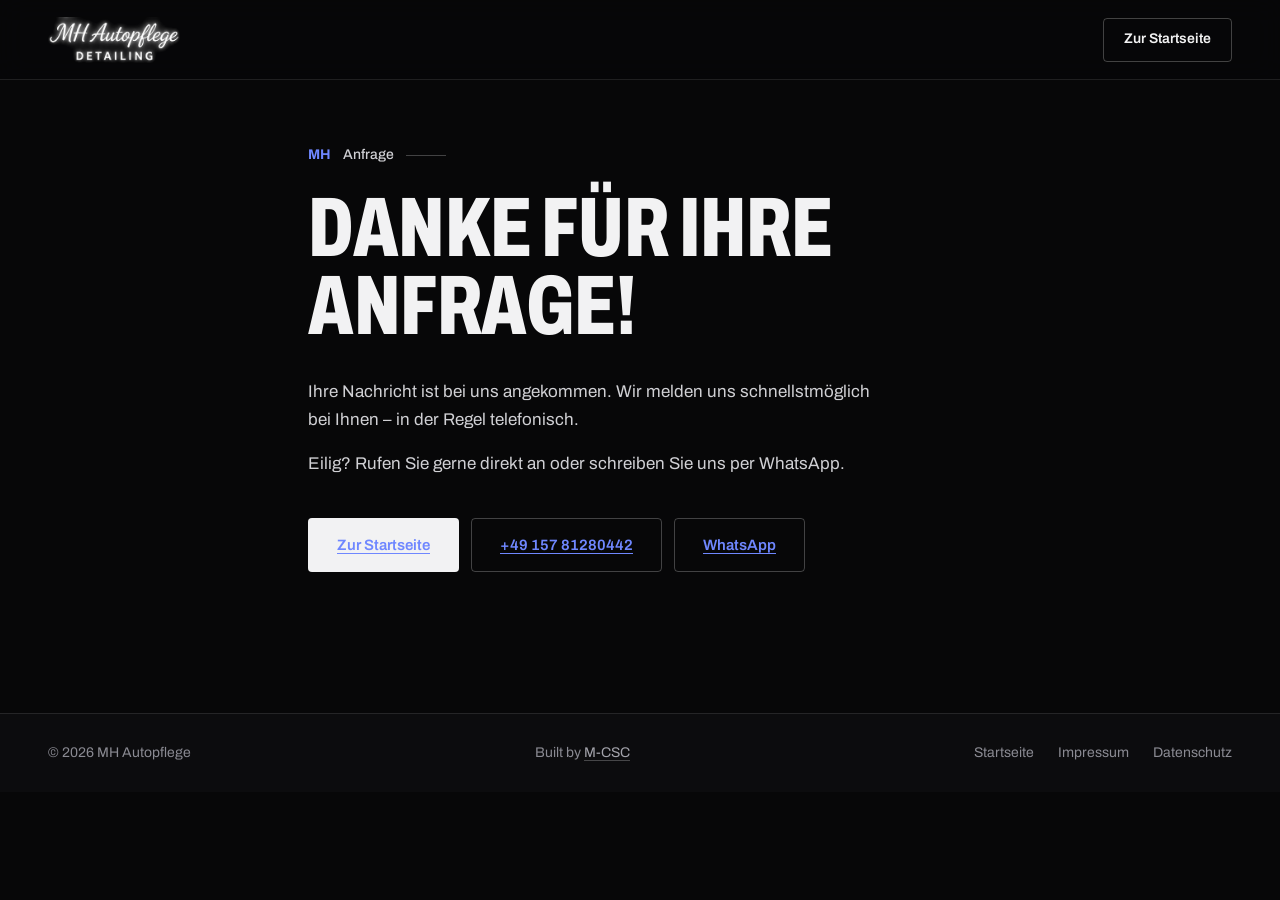
<file: danke.html>
<!doctype html>
<html lang="de">
<head>
  <meta charset="utf-8">
  <meta name="viewport" content="width=device-width, initial-scale=1">
  <meta http-equiv="Content-Security-Policy" content="default-src 'self'; img-src 'self' data:; media-src 'self'; font-src 'self'; style-src 'self'; script-src 'self'; object-src 'none'; base-uri 'self'; form-action 'self' https://formsubmit.co">
  <meta name="referrer" content="strict-origin-when-cross-origin">
  <title>Danke für Ihre Anfrage – MH Autopflege</title>
  <meta name="robots" content="noindex, follow">
  <meta name="theme-color" content="#070708">
  <link rel="icon" href="assets/img/favicon.svg" type="image/svg+xml">
  <link rel="stylesheet" href="assets/css/style.css?v=dev">
  <script src="assets/js/main.js?v=dev" defer></script>
</head>
<body>
  <a class="skip-link" href="#main">Zum Inhalt springen</a>
  <header class="site-header is-scrolled">
    <div class="container site-header__inner">
      <a class="brand" href="index.html" aria-label="MH Autopflege Detailing – zur Startseite">
        <img src="assets/img/brand/logo-schrift.webp" width="640" height="223" alt="MH Autopflege Detailing">
      </a>
      <a class="btn btn--outline btn--sm" href="index.html">Zur Startseite</a>
    </div>
  </header>

  <main id="main" class="legal thanks">
    <div class="container legal__inner">
      <p class="idx"><b>MH</b> Anfrage</p>
      <h1 class="display display-lg">Danke für Ihre Anfrage!</h1>
      <p class="lead">Ihre Nachricht ist bei uns angekommen. Wir melden uns schnellstmöglich bei Ihnen – in der Regel telefonisch.</p>
      <p class="lead">Eilig? Rufen Sie gerne direkt an oder schreiben Sie uns per WhatsApp.</p>
      <div class="thanks__actions">
        <a class="btn btn--primary" href="index.html">Zur Startseite</a>
        <a class="btn btn--outline" href="tel:+4915781280442">+49 157 81280442</a>
        <a class="btn btn--outline" href="https://wa.me/4915781280442" target="_blank" rel="noopener noreferrer">WhatsApp</a>
      </div>
    </div>
  </main>

  <footer class="site-footer site-footer--compact">
    <div class="container">
      <div class="site-footer__bottom">
        <p>© <span data-year>2026</span> MH Autopflege</p>
        <p class="built-by">Built by <a href="https://m-csc.de" target="_blank" rel="noopener noreferrer">M-CSC</a></p>
        <nav class="footer-legal" aria-label="Rechtliches">
          <a href="index.html">Startseite</a>
          <a href="impressum.html">Impressum</a>
          <a href="datenschutz.html">Datenschutz</a>
        </nav>
      </div>
    </div>
  </footer>
</body>
</html>
</file>
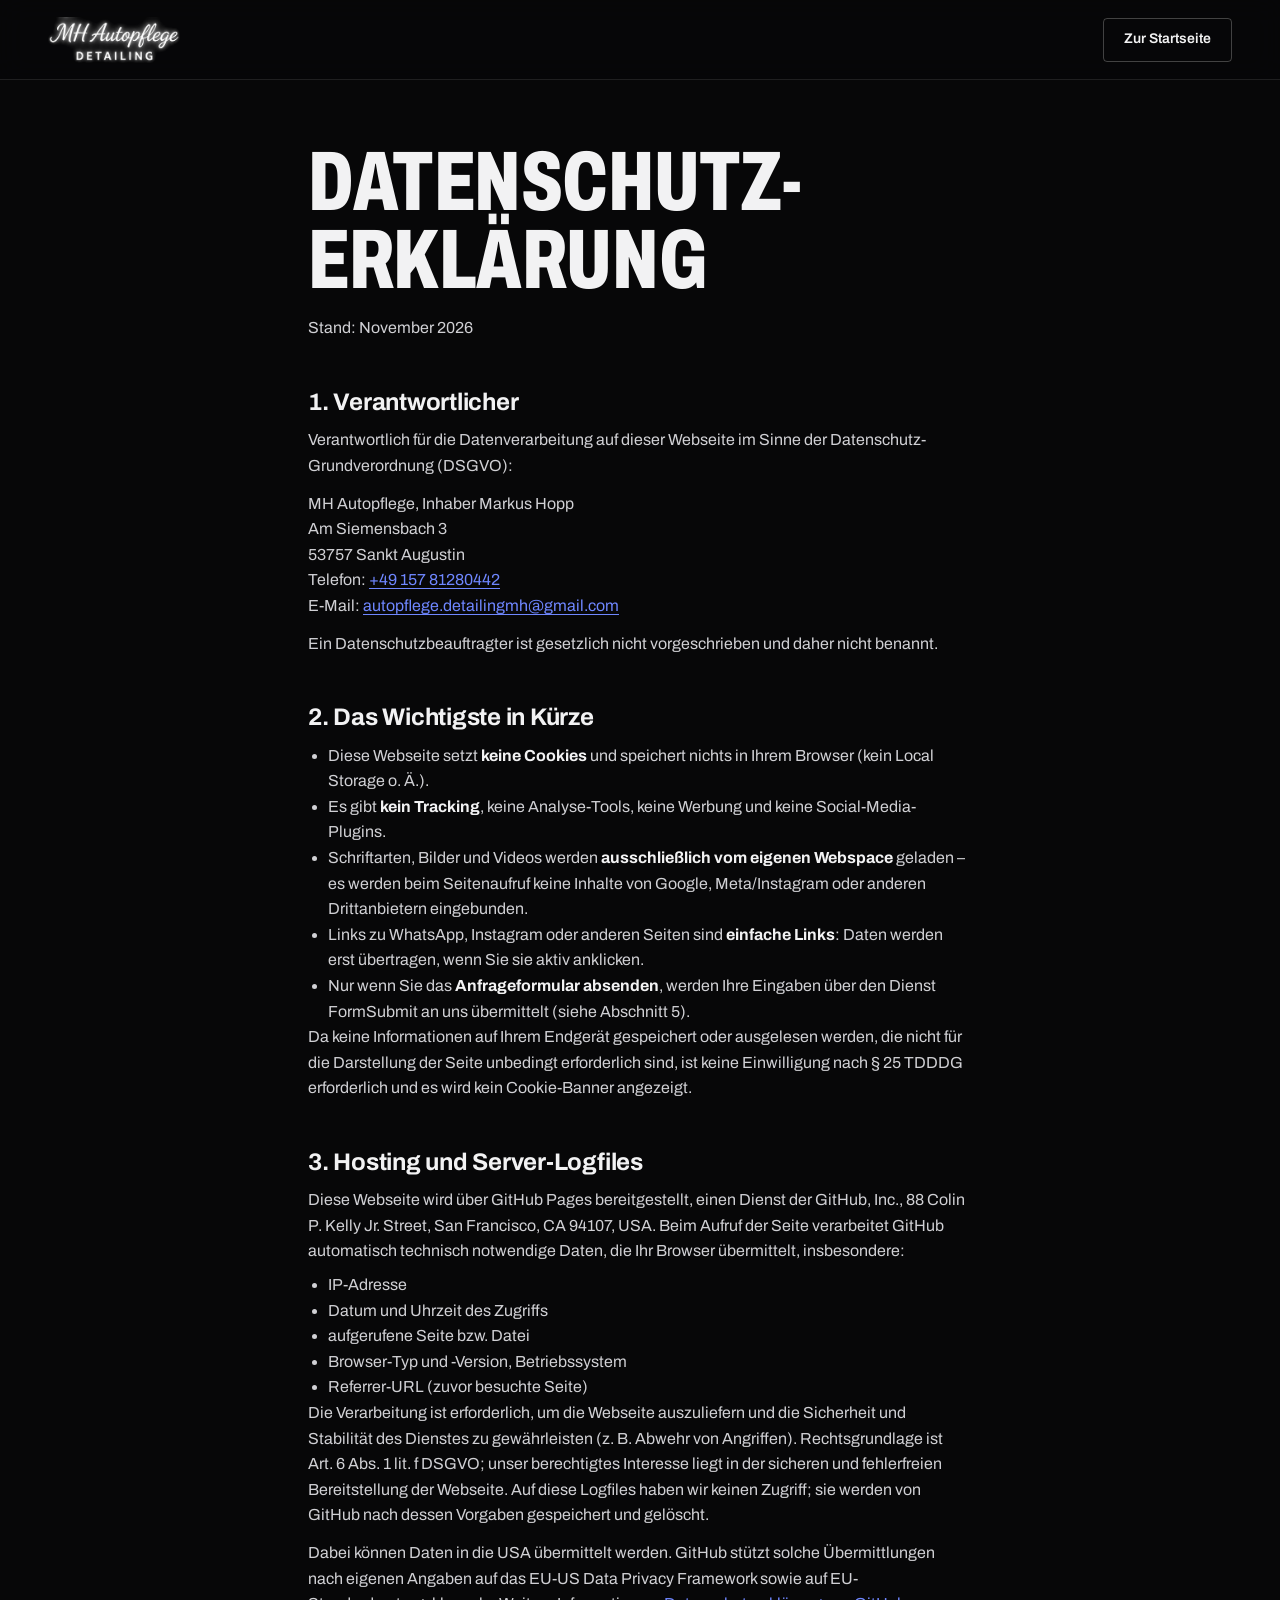
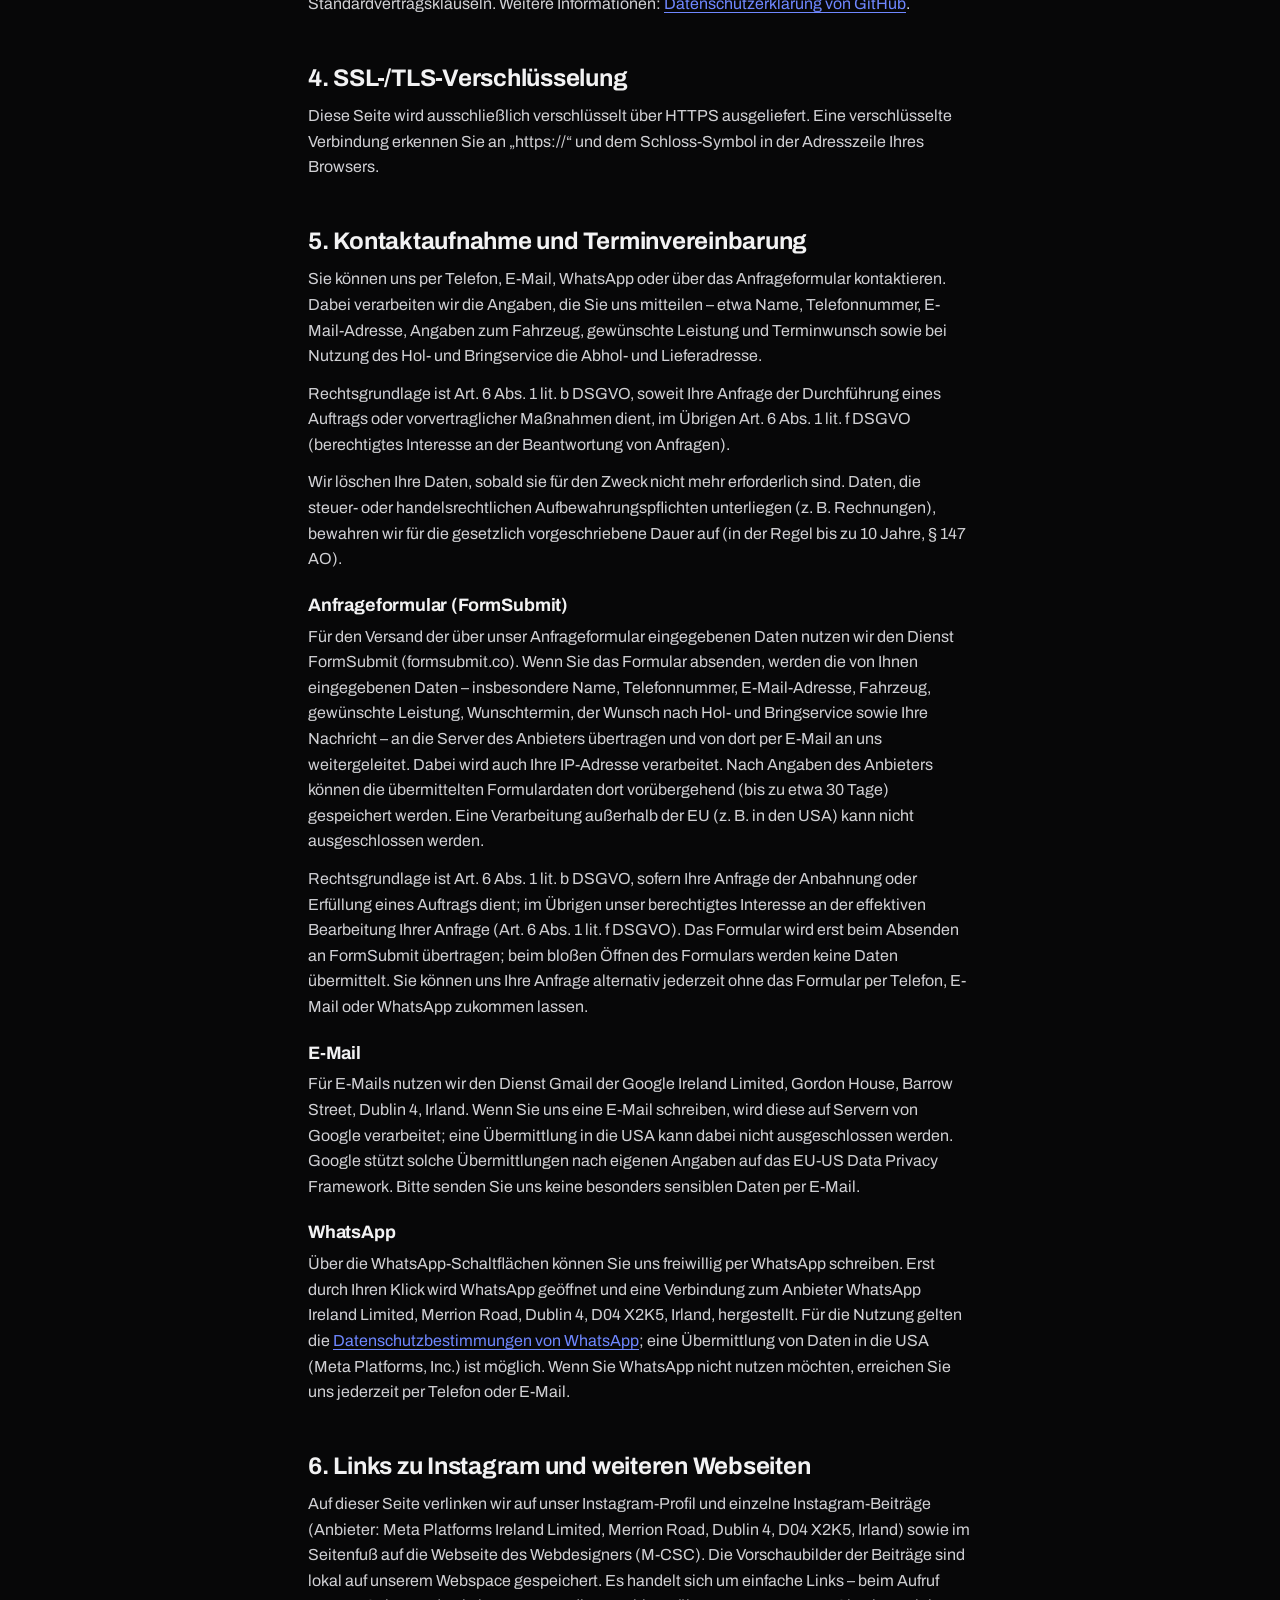
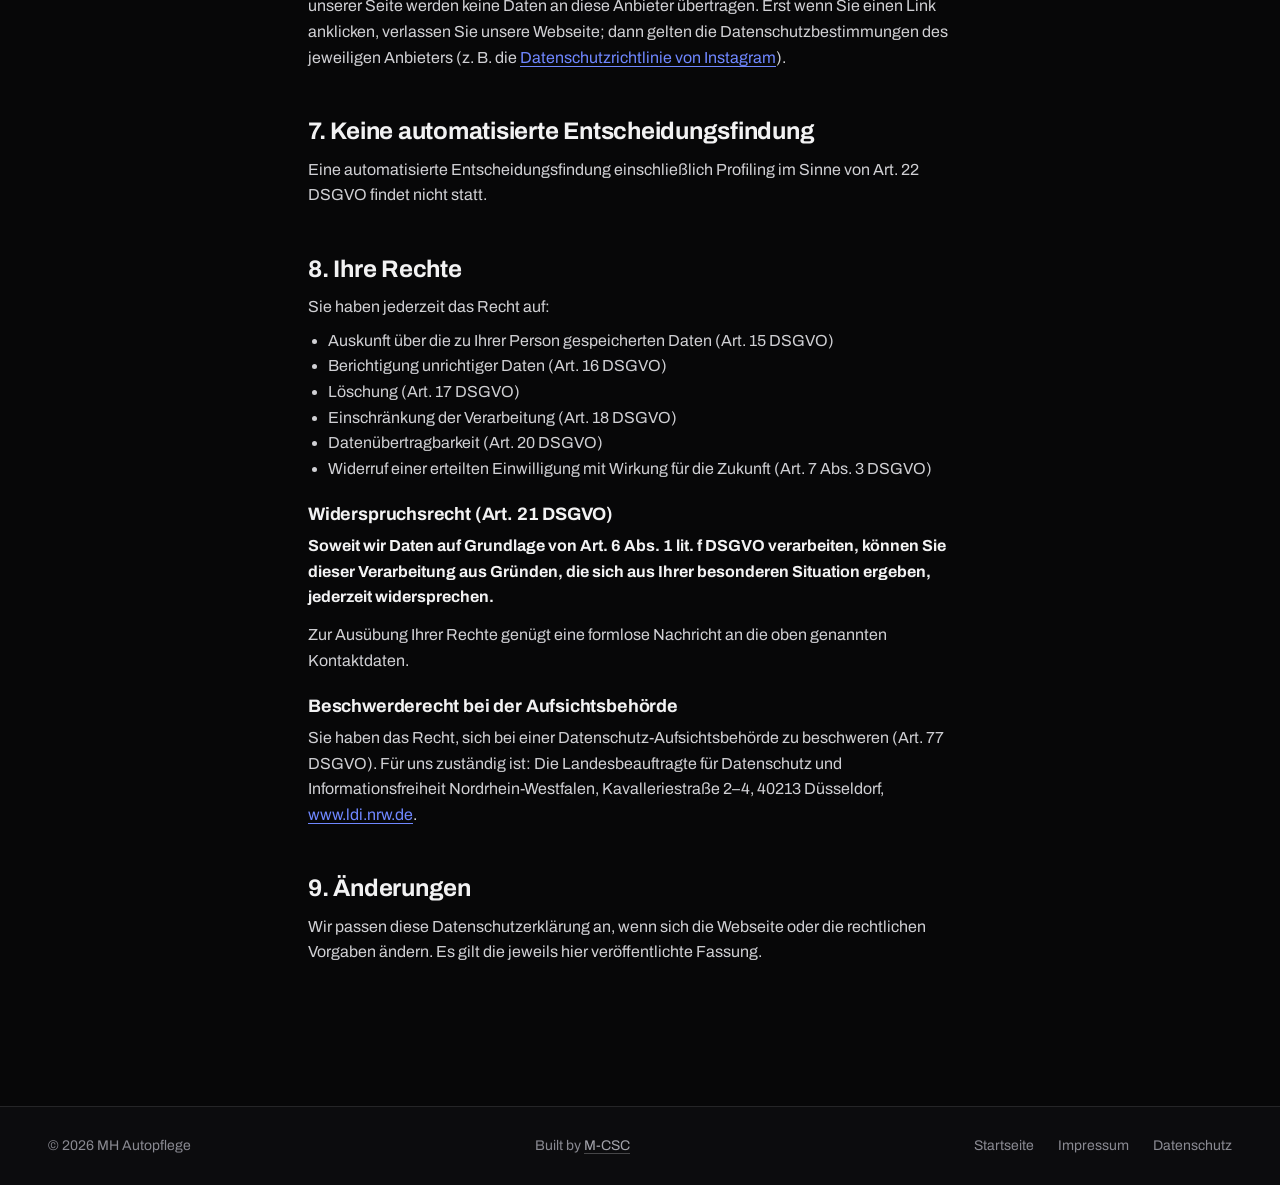
<file: datenschutz.html>
<!doctype html>
<html lang="de">
<head>
  <meta charset="utf-8">
  <meta name="viewport" content="width=device-width, initial-scale=1">
  <meta http-equiv="Content-Security-Policy" content="default-src 'self'; img-src 'self' data:; media-src 'self'; font-src 'self'; style-src 'self'; script-src 'self'; object-src 'none'; base-uri 'self'; form-action 'self' https://formsubmit.co">
  <meta name="referrer" content="strict-origin-when-cross-origin">
  <title>Datenschutz – MH Autopflege</title>
  <meta name="robots" content="noindex, follow">
  <meta name="theme-color" content="#070708">
  <link rel="icon" href="assets/img/favicon.svg" type="image/svg+xml">
  <link rel="stylesheet" href="assets/css/style.css?v=dev">
  <script src="assets/js/main.js?v=dev" defer></script>
</head>
<body>
  <a class="skip-link" href="#main">Zum Inhalt springen</a>
  <header class="site-header is-scrolled">
    <div class="container site-header__inner">
      <a class="brand" href="index.html" aria-label="MH Autopflege Detailing – zur Startseite">
        <img src="assets/img/brand/logo-schrift.webp" width="640" height="223" alt="MH Autopflege Detailing">
      </a>
      <a class="btn btn--outline btn--sm" href="index.html">Zur Startseite</a>
    </div>
  </header>

  <main id="main" class="legal">
    <div class="container legal__inner">
      <h1 class="display display-lg">Datenschutz&shy;erklärung</h1>
      <p class="legal__meta">Stand: November 2026</p>

      <h2>1. Verantwortlicher</h2>
      <p>Verantwortlich für die Datenverarbeitung auf dieser Webseite im Sinne der Datenschutz-Grundverordnung (DSGVO):</p>
      <p>MH Autopflege, Inhaber Markus Hopp<br>
      Am Siemensbach 3<br>
      53757 Sankt Augustin<br>
      Telefon: <a href="tel:+4915781280442">+49 157 81280442</a><br>
      E-Mail: <a href="mailto:autopflege.detailingmh@gmail.com">autopflege.detailingmh@gmail.com</a></p>
      <p>Ein Datenschutzbeauftragter ist gesetzlich nicht vorgeschrieben und daher nicht benannt.</p>

      <h2>2. Das Wichtigste in Kürze</h2>
      <ul>
        <li>Diese Webseite setzt <strong>keine Cookies</strong> und speichert nichts in Ihrem Browser (kein Local Storage o.&nbsp;Ä.).</li>
        <li>Es gibt <strong>kein Tracking</strong>, keine Analyse-Tools, keine Werbung und keine Social-Media-Plugins.</li>
        <li>Schriftarten, Bilder und Videos werden <strong>ausschließlich vom eigenen Webspace</strong> geladen – es werden beim Seitenaufruf keine Inhalte von Google, Meta/Instagram oder anderen Drittanbietern eingebunden.</li>
        <li>Links zu WhatsApp, Instagram oder anderen Seiten sind <strong>einfache Links</strong>: Daten werden erst übertragen, wenn Sie sie aktiv anklicken.</li>
        <li>Nur wenn Sie das <strong>Anfrageformular absenden</strong>, werden Ihre Eingaben über den Dienst FormSubmit an uns übermittelt (siehe Abschnitt 5).</li>
      </ul>
      <p>Da keine Informationen auf Ihrem Endgerät gespeichert oder ausgelesen werden, die nicht für die Darstellung der Seite unbedingt erforderlich sind, ist keine Einwilligung nach § 25 TDDDG erforderlich und es wird kein Cookie-Banner angezeigt.</p>

      <h2>3. Hosting und Server-Logfiles</h2>
      <p>Diese Webseite wird über GitHub Pages bereitgestellt, einen Dienst der GitHub, Inc., 88 Colin P. Kelly Jr. Street, San Francisco, CA 94107, USA. Beim Aufruf der Seite verarbeitet GitHub automatisch technisch notwendige Daten, die Ihr Browser übermittelt, insbesondere:</p>
      <ul>
        <li>IP-Adresse</li>
        <li>Datum und Uhrzeit des Zugriffs</li>
        <li>aufgerufene Seite bzw. Datei</li>
        <li>Browser-Typ und -Version, Betriebssystem</li>
        <li>Referrer-URL (zuvor besuchte Seite)</li>
      </ul>
      <p>Die Verarbeitung ist erforderlich, um die Webseite auszuliefern und die Sicherheit und Stabilität des Dienstes zu gewährleisten (z.&nbsp;B. Abwehr von Angriffen). Rechtsgrundlage ist Art.&nbsp;6 Abs.&nbsp;1 lit.&nbsp;f DSGVO; unser berechtigtes Interesse liegt in der sicheren und fehlerfreien Bereitstellung der Webseite. Auf diese Logfiles haben wir keinen Zugriff; sie werden von GitHub nach dessen Vorgaben gespeichert und gelöscht.</p>
      <p>Dabei können Daten in die USA übermittelt werden. GitHub stützt solche Übermittlungen nach eigenen Angaben auf das EU-US Data Privacy Framework sowie auf EU-Standardvertragsklauseln. Weitere Informationen: <a href="https://docs.github.com/de/site-policy/privacy-policies/github-general-privacy-statement" target="_blank" rel="noopener noreferrer">Datenschutzerklärung von GitHub</a>.</p>

      <h2>4. SSL-/TLS-Verschlüsselung</h2>
      <p>Diese Seite wird ausschließlich verschlüsselt über HTTPS ausgeliefert. Eine verschlüsselte Verbindung erkennen Sie an „https://“ und dem Schloss-Symbol in der Adresszeile Ihres Browsers.</p>

      <h2>5. Kontaktaufnahme und Terminvereinbarung</h2>
      <p>Sie können uns per Telefon, E-Mail, WhatsApp oder über das Anfrageformular kontaktieren. Dabei verarbeiten wir die Angaben, die Sie uns mitteilen – etwa Name, Telefonnummer, E-Mail-Adresse, Angaben zum Fahrzeug, gewünschte Leistung und Terminwunsch sowie bei Nutzung des Hol- und Bringservice die Abhol- und Lieferadresse.</p>
      <p>Rechtsgrundlage ist Art.&nbsp;6 Abs.&nbsp;1 lit.&nbsp;b DSGVO, soweit Ihre Anfrage der Durchführung eines Auftrags oder vorvertraglicher Maßnahmen dient, im Übrigen Art.&nbsp;6 Abs.&nbsp;1 lit.&nbsp;f DSGVO (berechtigtes Interesse an der Beantwortung von Anfragen).</p>
      <p>Wir löschen Ihre Daten, sobald sie für den Zweck nicht mehr erforderlich sind. Daten, die steuer- oder handelsrechtlichen Aufbewahrungspflichten unterliegen (z.&nbsp;B. Rechnungen), bewahren wir für die gesetzlich vorgeschriebene Dauer auf (in der Regel bis zu 10 Jahre, § 147 AO).</p>

      <h3 id="kontaktformular">Anfrageformular (FormSubmit)</h3>
      <p>Für den Versand der über unser Anfrageformular eingegebenen Daten nutzen wir den Dienst FormSubmit (formsubmit.co). Wenn Sie das Formular absenden, werden die von Ihnen eingegebenen Daten – insbesondere Name, Telefonnummer, E-Mail-Adresse, Fahrzeug, gewünschte Leistung, Wunschtermin, der Wunsch nach Hol- und Bringservice sowie Ihre Nachricht – an die Server des Anbieters übertragen und von dort per E-Mail an uns weitergeleitet. Dabei wird auch Ihre IP-Adresse verarbeitet. Nach Angaben des Anbieters können die übermittelten Formulardaten dort vorübergehend (bis zu etwa 30 Tage) gespeichert werden. Eine Verarbeitung außerhalb der EU (z.&nbsp;B. in den USA) kann nicht ausgeschlossen werden.</p>
      <p>Rechtsgrundlage ist Art.&nbsp;6 Abs.&nbsp;1 lit.&nbsp;b DSGVO, sofern Ihre Anfrage der Anbahnung oder Erfüllung eines Auftrags dient; im Übrigen unser berechtigtes Interesse an der effektiven Bearbeitung Ihrer Anfrage (Art.&nbsp;6 Abs.&nbsp;1 lit.&nbsp;f DSGVO). Das Formular wird erst beim Absenden an FormSubmit übertragen; beim bloßen Öffnen des Formulars werden keine Daten übermittelt. Sie können uns Ihre Anfrage alternativ jederzeit ohne das Formular per Telefon, E-Mail oder WhatsApp zukommen lassen.</p>

      <h3>E-Mail</h3>
      <p>Für E-Mails nutzen wir den Dienst Gmail der Google Ireland Limited, Gordon House, Barrow Street, Dublin 4, Irland. Wenn Sie uns eine E-Mail schreiben, wird diese auf Servern von Google verarbeitet; eine Übermittlung in die USA kann dabei nicht ausgeschlossen werden. Google stützt solche Übermittlungen nach eigenen Angaben auf das EU-US Data Privacy Framework. Bitte senden Sie uns keine besonders sensiblen Daten per E-Mail.</p>

      <h3>WhatsApp</h3>
      <p>Über die WhatsApp-Schaltflächen können Sie uns freiwillig per WhatsApp schreiben. Erst durch Ihren Klick wird WhatsApp geöffnet und eine Verbindung zum Anbieter WhatsApp Ireland Limited, Merrion Road, Dublin 4, D04 X2K5, Irland, hergestellt. Für die Nutzung gelten die <a href="https://www.whatsapp.com/legal/privacy-policy-eea" target="_blank" rel="noopener noreferrer">Datenschutzbestimmungen von WhatsApp</a>; eine Übermittlung von Daten in die USA (Meta Platforms, Inc.) ist möglich. Wenn Sie WhatsApp nicht nutzen möchten, erreichen Sie uns jederzeit per Telefon oder E-Mail.</p>

      <h2>6. Links zu Instagram und weiteren Webseiten</h2>
      <p>Auf dieser Seite verlinken wir auf unser Instagram-Profil und einzelne Instagram-Beiträge (Anbieter: Meta Platforms Ireland Limited, Merrion Road, Dublin 4, D04 X2K5, Irland) sowie im Seitenfuß auf die Webseite des Webdesigners (M-CSC). Die Vorschaubilder der Beiträge sind lokal auf unserem Webspace gespeichert. Es handelt sich um einfache Links – beim Aufruf unserer Seite werden keine Daten an diese Anbieter übertragen. Erst wenn Sie einen Link anklicken, verlassen Sie unsere Webseite; dann gelten die Datenschutzbestimmungen des jeweiligen Anbieters (z.&nbsp;B. die <a href="https://privacycenter.instagram.com/policy" target="_blank" rel="noopener noreferrer">Datenschutzrichtlinie von Instagram</a>).</p>

      <h2>7. Keine automatisierte Entscheidungsfindung</h2>
      <p>Eine automatisierte Entscheidungsfindung einschließlich Profiling im Sinne von Art.&nbsp;22 DSGVO findet nicht statt.</p>

      <h2>8. Ihre Rechte</h2>
      <p>Sie haben jederzeit das Recht auf:</p>
      <ul>
        <li>Auskunft über die zu Ihrer Person gespeicherten Daten (Art.&nbsp;15 DSGVO)</li>
        <li>Berichtigung unrichtiger Daten (Art.&nbsp;16 DSGVO)</li>
        <li>Löschung (Art.&nbsp;17 DSGVO)</li>
        <li>Einschränkung der Verarbeitung (Art.&nbsp;18 DSGVO)</li>
        <li>Datenübertragbarkeit (Art.&nbsp;20 DSGVO)</li>
        <li>Widerruf einer erteilten Einwilligung mit Wirkung für die Zukunft (Art.&nbsp;7 Abs.&nbsp;3 DSGVO)</li>
      </ul>
      <h3>Widerspruchsrecht (Art.&nbsp;21 DSGVO)</h3>
      <p><strong>Soweit wir Daten auf Grundlage von Art.&nbsp;6 Abs.&nbsp;1 lit.&nbsp;f DSGVO verarbeiten, können Sie dieser Verarbeitung aus Gründen, die sich aus Ihrer besonderen Situation ergeben, jederzeit widersprechen.</strong></p>
      <p>Zur Ausübung Ihrer Rechte genügt eine formlose Nachricht an die oben genannten Kontaktdaten.</p>

      <h3>Beschwerderecht bei der Aufsichtsbehörde</h3>
      <p>Sie haben das Recht, sich bei einer Datenschutz-Aufsichtsbehörde zu beschweren (Art.&nbsp;77 DSGVO). Für uns zuständig ist: Die Landesbeauftragte für Datenschutz und Informationsfreiheit Nordrhein-Westfalen, Kavalleriestraße 2–4, 40213 Düsseldorf, <a href="https://www.ldi.nrw.de" target="_blank" rel="noopener noreferrer">www.ldi.nrw.de</a>.</p>

      <h2>9. Änderungen</h2>
      <p>Wir passen diese Datenschutzerklärung an, wenn sich die Webseite oder die rechtlichen Vorgaben ändern. Es gilt die jeweils hier veröffentlichte Fassung.</p>
    </div>
  </main>

  <footer class="site-footer site-footer--compact">
    <div class="container">
      <div class="site-footer__bottom">
        <p>© <span data-year>2026</span> MH Autopflege</p>
        <p class="built-by">Built by <a href="https://m-csc.de" target="_blank" rel="noopener noreferrer">M-CSC</a></p>
        <nav class="footer-legal" aria-label="Rechtliches">
          <a href="index.html">Startseite</a>
          <a href="impressum.html">Impressum</a>
          <a href="datenschutz.html">Datenschutz</a>
        </nav>
      </div>
    </div>
  </footer>
</body>
</html>
</file>
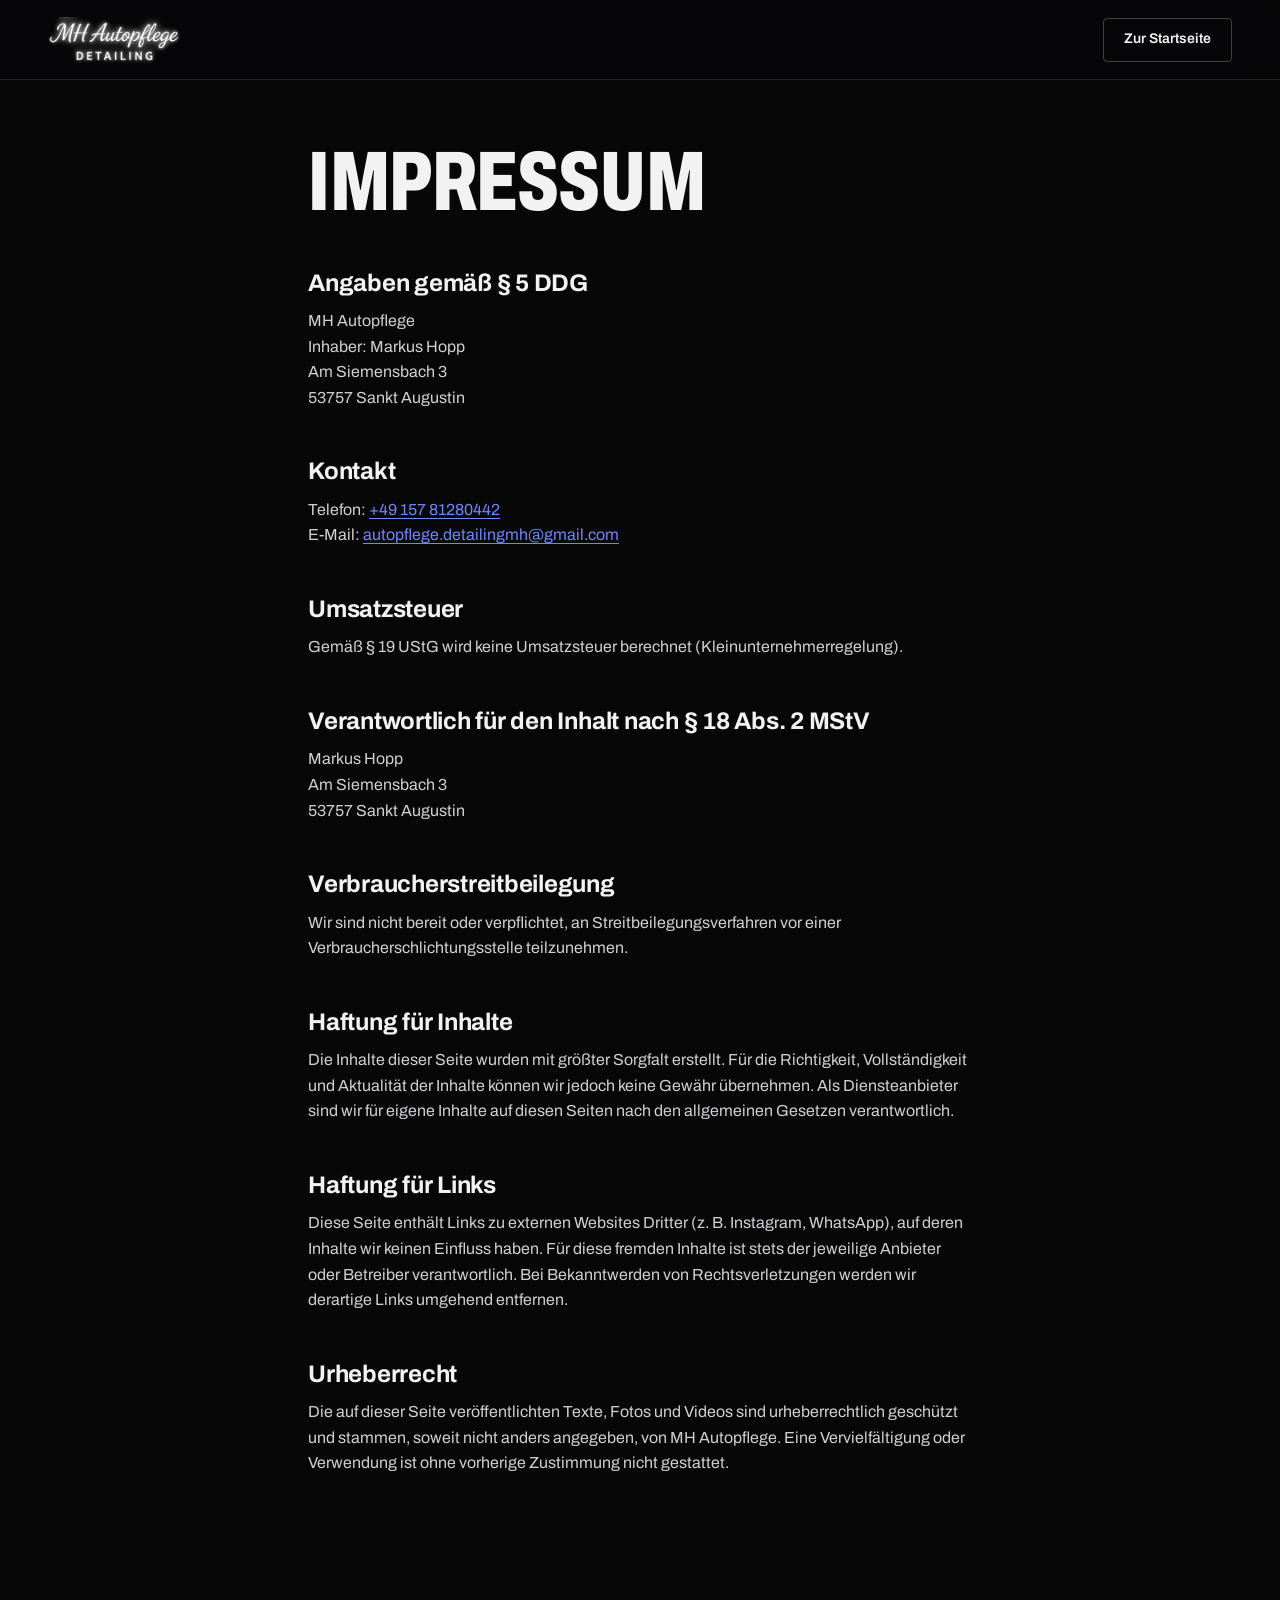
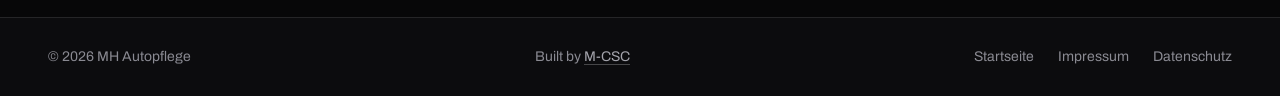
<file: impressum.html>
<!doctype html>
<html lang="de">
<head>
  <meta charset="utf-8">
  <meta name="viewport" content="width=device-width, initial-scale=1">
  <meta http-equiv="Content-Security-Policy" content="default-src 'self'; img-src 'self' data:; media-src 'self'; font-src 'self'; style-src 'self'; script-src 'self'; object-src 'none'; base-uri 'self'; form-action 'self' https://formsubmit.co">
  <meta name="referrer" content="strict-origin-when-cross-origin">
  <title>Impressum – MH Autopflege</title>
  <meta name="robots" content="noindex, follow">
  <meta name="theme-color" content="#070708">
  <link rel="icon" href="assets/img/favicon.svg" type="image/svg+xml">
  <link rel="stylesheet" href="assets/css/style.css?v=dev">
  <script src="assets/js/main.js?v=dev" defer></script>
</head>
<body>
  <a class="skip-link" href="#main">Zum Inhalt springen</a>
  <header class="site-header is-scrolled">
    <div class="container site-header__inner">
      <a class="brand" href="index.html" aria-label="MH Autopflege Detailing – zur Startseite">
        <img src="assets/img/brand/logo-schrift.webp" width="640" height="223" alt="MH Autopflege Detailing">
      </a>
      <a class="btn btn--outline btn--sm" href="index.html">Zur Startseite</a>
    </div>
  </header>

  <main id="main" class="legal">
    <div class="container legal__inner">
      <h1 class="display display-lg">Impressum</h1>

      <h2>Angaben gemäß § 5 DDG</h2>
      <p>MH Autopflege<br>
      Inhaber: Markus Hopp<br>
      Am Siemensbach 3<br>
      53757 Sankt Augustin</p>

      <h2>Kontakt</h2>
      <p>Telefon: <a href="tel:+4915781280442">+49 157 81280442</a><br>
      E-Mail: <a href="mailto:autopflege.detailingmh@gmail.com">autopflege.detailingmh@gmail.com</a></p>

      <h2>Umsatzsteuer</h2>
      <p>Gemäß § 19 UStG wird keine Umsatzsteuer berechnet (Kleinunternehmerregelung).</p>

      <h2>Verantwortlich für den Inhalt nach § 18 Abs. 2 MStV</h2>
      <p>Markus Hopp<br>
      Am Siemensbach 3<br>
      53757 Sankt Augustin</p>

      <h2>Verbraucherstreitbeilegung</h2>
      <p>Wir sind nicht bereit oder verpflichtet, an Streitbeilegungsverfahren vor einer Verbraucherschlichtungsstelle teilzunehmen.</p>

      <h2>Haftung für Inhalte</h2>
      <p>Die Inhalte dieser Seite wurden mit größter Sorgfalt erstellt. Für die Richtigkeit, Vollständigkeit und Aktualität der Inhalte können wir jedoch keine Gewähr übernehmen. Als Diensteanbieter sind wir für eigene Inhalte auf diesen Seiten nach den allgemeinen Gesetzen verantwortlich.</p>

      <h2>Haftung für Links</h2>
      <p>Diese Seite enthält Links zu externen Websites Dritter (z.&nbsp;B. Instagram, WhatsApp), auf deren Inhalte wir keinen Einfluss haben. Für diese fremden Inhalte ist stets der jeweilige Anbieter oder Betreiber verantwortlich. Bei Bekanntwerden von Rechtsverletzungen werden wir derartige Links umgehend entfernen.</p>

      <h2>Urheberrecht</h2>
      <p>Die auf dieser Seite veröffentlichten Texte, Fotos und Videos sind urheberrechtlich geschützt und stammen, soweit nicht anders angegeben, von MH Autopflege. Eine Vervielfältigung oder Verwendung ist ohne vorherige Zustimmung nicht gestattet.</p>
    </div>
  </main>

  <footer class="site-footer site-footer--compact">
    <div class="container">
      <div class="site-footer__bottom">
        <p>© <span data-year>2026</span> MH Autopflege</p>
        <p class="built-by">Built by <a href="https://m-csc.de" target="_blank" rel="noopener noreferrer">M-CSC</a></p>
        <nav class="footer-legal" aria-label="Rechtliches">
          <a href="index.html">Startseite</a>
          <a href="impressum.html">Impressum</a>
          <a href="datenschutz.html">Datenschutz</a>
        </nav>
      </div>
    </div>
  </footer>
</body>
</html>
</file>
<file: assets/css/style.css>
/* ==========================================================================
   MH Autopflege – Stylesheet
   Tokens in :root. Akzent = LED-Blau des Studios, Motiv = Hexagon-Licht.
   ========================================================================== */

/* ---------- Schrift (lokal, DSGVO-konform) ----------
   Archivo Variable: wght 100–900, wdth 62–125 %. Display = schmal + Versalien. */
@font-face {
  font-family: "Archivo";
  font-style: normal;
  font-display: swap;
  font-weight: 100 900;
  font-stretch: 62% 125%;
  src: url("../fonts/archivo-latin-wdth-normal.woff2") format("woff2-variations");
  unicode-range: U+0000-00FF, U+0131, U+0152-0153, U+02BB-02BC, U+02C6, U+02DA, U+02DC, U+0304, U+0308, U+0329, U+2000-206F, U+20AC, U+2122, U+2191, U+2193, U+2212, U+2215, U+FEFF, U+FFFD;
}

/* ---------- Tokens ---------- */
:root {
  --color-bg: #070708;
  --color-bg-alt: #0c0c0e;
  --color-surface: #121215;
  --color-line: rgba(255, 255, 255, 0.1);
  --color-line-strong: rgba(255, 255, 255, 0.24);

  /* Kontrast auf --color-bg: 18:1 / 8.3:1 / 5.8:1 */
  --color-text: #f2f2f3;
  --color-text-muted: #a3a3ab;
  --color-text-subtle: #8a8a92;

  /* LED-Blau (6:1 auf --color-bg) */
  --color-accent: #6f87ff;
  --color-glow: rgba(150, 170, 255, 0.35);

  --color-btn: #f2f2f3;
  --color-btn-text: #070708;
  --color-btn-hover: #d8d8dd;

  --font: "Archivo", system-ui, -apple-system, "Segoe UI", Roboto, sans-serif;
  --stretch-display: 68%;

  --space-1: 8px;
  --space-2: 16px;
  --space-3: 24px;
  --space-4: 32px;
  --space-5: 40px;
  --space-6: 48px;
  --space-8: 64px;
  --section-y: clamp(88px, 11vw, 152px);

  --container: 1240px;
  --gutter: clamp(20px, 4vw, 48px);
  --header-h: 80px;
  --radius: 4px;

  --dur-fast: 150ms;
  --dur: 250ms;
  --ease-out: cubic-bezier(0.22, 1, 0.36, 1);

  --z-header: 50;
  --z-skip: 100;

  color-scheme: dark;
}

/* ---------- Basis ---------- */
*, *::before, *::after { box-sizing: border-box; }

html { scroll-behavior: smooth; -webkit-text-size-adjust: 100%; }

/* Anker-Sprünge: Überschrift landet direkt unter dem fixen Header
   (der obere Innenabstand der Sektion wird übersprungen). */
.section[id] { scroll-margin-top: calc(var(--header-h) + 8px - var(--section-y)); }
[data-anchor] { scroll-margin-top: calc(var(--header-h) + 24px); }

body {
  margin: 0;
  background: var(--color-bg);
  color: var(--color-text);
  font-family: var(--font);
  font-size: 1rem;
  line-height: 1.6;
  -webkit-font-smoothing: antialiased;
}

img, video { display: block; max-width: 100%; }
a { color: inherit; text-decoration: none; }
ul, ol { margin: 0; padding: 0; list-style: none; }
p { margin: 0; }
h1, h2, h3, h4 { margin: 0; font-weight: 700; line-height: 1.1; letter-spacing: -0.01em; }
button { font: inherit; color: inherit; }
a, button { cursor: pointer; touch-action: manipulation; }
[hidden] { display: none !important; }

:focus-visible { outline: 2px solid var(--color-accent); outline-offset: 3px; }
::selection { background: var(--color-accent); color: #000; }

.container {
  width: 100%;
  max-width: calc(var(--container) + var(--gutter) * 2);
  margin-inline: auto;
  padding-inline: var(--gutter);
}

.skip-link {
  position: absolute;
  left: var(--space-2);
  top: -80px;
  z-index: var(--z-skip);
  padding: 12px 16px;
  background: var(--color-btn);
  color: var(--color-btn-text);
  font-weight: 700;
}
.skip-link:focus { top: var(--space-2); }

.visually-hidden {
  position: absolute !important;
  width: 1px; height: 1px;
  margin: -1px; padding: 0;
  overflow: hidden;
  clip: rect(0 0 0 0);
  white-space: nowrap;
  border: 0;
}

/* ---------- Typografie ---------- */
.display {
  font-weight: 800;
  font-stretch: var(--stretch-display);
  text-transform: uppercase;
  line-height: 0.92;
  letter-spacing: -0.005em;
}
.display-lg { font-size: clamp(2.75rem, 6.6vw, 5.75rem); }
.display-md { font-size: clamp(2.25rem, 4.6vw, 4rem); }

/* Abschnitts-Index: "01 / Über uns" */
.idx {
  display: flex;
  align-items: center;
  gap: 12px;
  margin-bottom: var(--space-3);
  font-size: 0.875rem;
  font-weight: 500;
  color: var(--color-text-muted);
}
.idx b { font-weight: 700; color: var(--color-accent); font-variant-numeric: tabular-nums; }
.idx::after { content: ""; flex: 0 0 40px; height: 1px; background: var(--color-line-strong); }

.lead { font-size: clamp(1.0625rem, 1.3vw, 1.1875rem); line-height: 1.65; color: var(--color-text-muted); max-width: 58ch; }

/* ---------- Buttons ---------- */
.btn {
  display: inline-flex;
  align-items: center;
  justify-content: center;
  gap: 10px;
  min-height: 54px;
  padding: 0 28px;
  border: 1px solid transparent;
  border-radius: var(--radius);
  font-size: 0.9375rem;
  font-weight: 600;
  white-space: nowrap;
  transition: background-color var(--dur) var(--ease-out), border-color var(--dur) var(--ease-out),
    color var(--dur) var(--ease-out);
}
.btn svg { width: 18px; height: 18px; flex: none; transition: transform var(--dur) var(--ease-out); }
.btn:hover svg.arrow { transform: translateX(4px); }
.btn--primary { background: var(--color-btn); color: var(--color-btn-text); }
.btn--primary:hover { background: var(--color-btn-hover); }
.btn--outline { border-color: var(--color-line-strong); }
.btn--outline:hover { border-color: var(--color-text); background: rgba(255, 255, 255, 0.04); }
.btn--sm { min-height: 44px; padding: 0 20px; font-size: 0.875rem; }

/* ---------- Header ---------- */
.site-header {
  position: fixed;
  inset: 0 0 auto 0;
  z-index: var(--z-header);
  height: var(--header-h);
  border-bottom: 1px solid transparent;
  transition: background-color var(--dur) var(--ease-out), border-color var(--dur) var(--ease-out);
}
.site-header.is-scrolled,
.site-header.is-open {
  background: rgba(7, 7, 8, 0.88);
  border-bottom-color: var(--color-line);
  backdrop-filter: blur(14px);
}
.site-header__inner {
  display: flex;
  align-items: center;
  justify-content: space-between;
  gap: var(--space-3);
  height: 100%;
}
.brand { display: inline-flex; align-items: center; min-height: 44px; }
.brand img { width: auto; height: 46px; }

.nav { display: flex; align-items: center; gap: var(--space-4); }
.nav__list { display: flex; gap: 2px; }
.nav__link {
  display: inline-flex;
  align-items: center;
  min-height: 44px;
  padding: 0 14px;
  font-size: 0.9375rem;
  font-weight: 500;
  color: var(--color-text-muted);
  transition: color var(--dur-fast) var(--ease-out);
}
.nav__link:hover,
.nav__link.is-active { color: var(--color-text); }

.nav-toggle {
  display: none;
  align-items: center;
  gap: 10px;
  min-height: 44px;
  padding: 0 14px;
  border: 1px solid var(--color-line-strong);
  border-radius: var(--radius);
  background: transparent;
  font-size: 0.875rem;
  font-weight: 600;
}
.nav-toggle__icon { position: relative; width: 16px; height: 10px; }
.nav-toggle__icon::before,
.nav-toggle__icon::after {
  content: "";
  position: absolute;
  left: 0;
  width: 100%;
  height: 1.5px;
  background: currentColor;
  transition: transform var(--dur) var(--ease-out), top var(--dur) var(--ease-out);
}
.nav-toggle__icon::before { top: 0; }
.nav-toggle__icon::after { top: calc(100% - 1.5px); }
.is-open .nav-toggle__icon::before { top: 4px; transform: rotate(45deg); }
.is-open .nav-toggle__icon::after { top: 4px; transform: rotate(-45deg); }

@media (max-width: 1000px) {
  .nav-toggle { display: inline-flex; }
  .nav {
    position: fixed;
    inset: var(--header-h) 0 auto 0;
    flex-direction: column;
    align-items: stretch;
    gap: var(--space-3);
    padding: var(--space-1) var(--gutter) var(--space-4);
    background: var(--color-bg);
    border-bottom: 1px solid var(--color-line);
    opacity: 0;
    visibility: hidden;
    transition: opacity var(--dur-fast) ease-in, visibility 0s linear var(--dur-fast);
  }
  .is-open .nav { opacity: 1; visibility: visible; transition: opacity var(--dur) var(--ease-out); }
  .nav__list { flex-direction: column; gap: 0; }
  .nav__link {
    width: 100%;
    min-height: 60px;
    padding: 0;
    font-size: 1.75rem;
    font-weight: 800;
    font-stretch: var(--stretch-display);
    text-transform: uppercase;
    color: var(--color-text);
    border-bottom: 1px solid var(--color-line);
  }
}
@media (max-width: 560px) {
  :root { --header-h: 72px; }
  .brand img { height: 40px; }
}

/* ---------- Hero ---------- */
.hero {
  position: relative;
  display: flex;
  align-items: flex-end;
  min-height: 100vh;
  min-height: 100dvh;
  padding: calc(var(--header-h) + var(--space-6)) 0 clamp(40px, 6vw, 72px);
  overflow: hidden;
  isolation: isolate;
}
.hero__media { position: absolute; inset: 0; z-index: -1; background: var(--color-bg); }
.hero__media img,
.hero__video {
  position: absolute;
  inset: 0;
  width: 100%;
  height: 100%;
  object-fit: cover;
}
.hero__media::after {
  content: "";
  position: absolute;
  inset: 0;
  background:
    linear-gradient(0deg, var(--color-bg) 0%, rgba(7, 7, 8, 0.82) 30%, rgba(7, 7, 8, 0.45) 65%, rgba(7, 7, 8, 0.7) 100%),
    linear-gradient(90deg, rgba(7, 7, 8, 0.6) 0%, rgba(7, 7, 8, 0) 70%);
}
.hero__video { opacity: 0; transition: opacity 900ms var(--ease-out); }
.hero__video.is-ready { opacity: 1; }
.hero__media.is-missing img { display: none; }

.hero__title { display: block; }
.hero__welcome { display: block; margin-bottom: 6px; font-size: 0.9375rem; color: var(--color-text-subtle); }
.hero__kicker {
  display: block;
  margin-bottom: 14px;
  font-size: clamp(1.0625rem, 1.6vw, 1.375rem);
  font-weight: 500;
  color: var(--color-text-muted);
}
.hero__kicker b { font-weight: 700; color: var(--color-text); }
.hero__big {
  display: block;
  font-size: clamp(3.25rem, 9.6vw, 8.5rem);
  font-weight: 800;
  font-stretch: var(--stretch-display);
  text-transform: uppercase;
  line-height: 0.86;
  letter-spacing: -0.005em;
  hyphens: manual;
}
.hero__line { display: block; overflow: hidden; padding-bottom: 0.04em; }
.hero__line > span { display: block; animation: rise 900ms var(--ease-out) both; }
.hero__line:nth-child(2) > span { animation-delay: 90ms; }

.hero__row {
  display: grid;
  grid-template-columns: minmax(0, 1fr) auto;
  gap: var(--space-4) var(--space-6);
  align-items: end;
  margin-top: var(--space-5);
  padding-top: var(--space-4);
  border-top: 1px solid var(--color-line-strong);
}
.hero__text { max-width: 54ch; color: var(--color-text-muted); font-size: 1.0625rem; }
.hero__actions { display: flex; flex-wrap: wrap; gap: 12px; }

@keyframes rise { from { transform: translateY(105%); } to { transform: none; } }

@media (max-width: 860px) {
  .hero__row { grid-template-columns: 1fr; }
}
@media (max-width: 560px) {
  .hero__actions .btn { flex: 1 1 100%; }
  .hero__text { font-size: 1rem; }
}

/* ---------- Laufband ---------- */
.marquee {
  overflow: hidden;
  border-block: 1px solid var(--color-line);
  background: var(--color-bg);
}
.marquee__track {
  display: flex;
  width: max-content;
  animation: marquee 40s linear infinite;
}
.marquee:hover .marquee__track { animation-play-state: paused; }
.marquee__group { display: flex; align-items: center; }
.marquee__item {
  display: inline-flex;
  align-items: center;
  gap: 28px;
  padding: 22px 14px;
  font-size: clamp(1.5rem, 2.6vw, 2.25rem);
  font-weight: 800;
  font-stretch: var(--stretch-display);
  text-transform: uppercase;
  white-space: nowrap;
}
.marquee__item:nth-child(even) { color: transparent; -webkit-text-stroke: 1px rgba(242, 242, 243, 0.55); }
.marquee__item svg { width: 22px; height: 22px; color: var(--color-accent); flex: none; }
@keyframes marquee { to { transform: translateX(-50%); } }

/* ---------- Sektionen ---------- */
.section { position: relative; padding-block: var(--section-y); }
.section--alt { background: var(--color-bg-alt); }

/* ---------- Medien ---------- */
.media { position: relative; overflow: hidden; border-radius: var(--radius); background: var(--color-surface); }
.media img { width: 100%; height: 100%; object-fit: cover; transition: transform 900ms var(--ease-out); }
.media.is-missing { background: linear-gradient(180deg, #17171b, #0f0f12); }
.media.is-missing img, .media.is-missing video { display: none; }

/* ---------- Über uns ---------- */
.about {
  display: grid;
  grid-template-columns: 5fr 7fr;
  gap: clamp(40px, 7vw, 112px);
  align-items: center;
}
.about__media { aspect-ratio: 4 / 5; }
.about__sub { margin-top: var(--space-4); font-size: 1.25rem; font-weight: 600; }
.about .lead { margin-top: 12px; }
.about__stats {
  display: grid;
  grid-template-columns: repeat(3, minmax(0, 1fr));
  margin-top: var(--space-6);
  border-top: 1px solid var(--color-line);
}
.about__stat { padding: var(--space-3) var(--space-3) 0 0; }
.about__stat + .about__stat { padding-left: var(--space-3); border-left: 1px solid var(--color-line); }
.about__stat strong {
  display: block;
  font-size: clamp(2.25rem, 4vw, 3.5rem);
  font-weight: 800;
  font-stretch: var(--stretch-display);
  line-height: 0.95;
  font-variant-numeric: tabular-nums;
}
.about__stat span { display: block; margin-top: 8px; font-size: 0.9375rem; color: var(--color-text-muted); }
.about__stat--text strong { font-size: clamp(1.5rem, 2.4vw, 2rem); line-height: 1.05; }
.about .btn { margin-top: var(--space-6); }

@media (max-width: 900px) {
  .about { grid-template-columns: 1fr; }
  .about__media { aspect-ratio: 4 / 3.4; }
}
@media (max-width: 560px) {
  .about__stats { grid-template-columns: 1fr 1fr; }
  .about__stat--text { grid-column: 1 / -1; padding-left: 0 !important; border-left: 0 !important; border-top: 1px solid var(--color-line); margin-top: var(--space-3); }
}

/* ---------- Abschnittskopf (zweispaltig) ---------- */
.head {
  display: grid;
  grid-template-columns: minmax(0, 7fr) minmax(0, 5fr);
  gap: var(--space-3) var(--space-6);
  align-items: end;
  margin-bottom: clamp(40px, 6vw, 72px);
}
.head .idx { grid-column: 1 / -1; margin-bottom: 0; }
.head .lead { justify-self: end; }
@media (max-width: 900px) {
  .head { grid-template-columns: 1fr; }
  .head .lead { justify-self: start; }
}

/* ---------- Leistungen: Tabs ---------- */
.tabs {
  display: flex;
  gap: clamp(20px, 4vw, 56px);
  margin-bottom: clamp(32px, 4vw, 48px);
  border-bottom: 1px solid var(--color-line);
  overflow-x: auto;
  scrollbar-width: none;
}
.tabs::-webkit-scrollbar { display: none; }
.tab {
  position: relative;
  display: inline-flex;
  align-items: flex-start;
  gap: 6px;
  min-height: 56px;
  padding: 0 0 18px;
  border: 0;
  background: none;
  font-size: clamp(1.5rem, 3vw, 2.5rem);
  font-weight: 800;
  font-stretch: var(--stretch-display);
  text-transform: uppercase;
  line-height: 1;
  color: var(--color-text-subtle);
  white-space: nowrap;
  transition: color var(--dur) var(--ease-out);
}
.tab sup { font-size: 0.8125rem; font-weight: 600; font-stretch: 100%; color: var(--color-accent); top: 0; position: relative; }
.tab::after {
  content: "";
  position: absolute;
  left: 0; right: 0; bottom: -1px;
  height: 2px;
  background: var(--color-accent);
  box-shadow: 0 0 12px var(--color-glow);
  transform: scaleX(0);
  transform-origin: left;
  transition: transform var(--dur) var(--ease-out);
}
.tab:hover { color: var(--color-text-muted); }
.tab[aria-selected="true"] { color: var(--color-text); }
.tab[aria-selected="true"]::after { transform: scaleX(1); }

.panel {
  display: grid;
  grid-template-columns: 5fr 7fr;
  gap: var(--space-4) clamp(40px, 6vw, 96px);
  align-items: start;
}
.panel + .panel { margin-top: var(--space-8); }
.js-tabs .panel + .panel { margin-top: 0; }

/* Gleitende Unterstreichung (per JS positioniert) */
.tabs { position: relative; }
.tabs__indicator {
  position: absolute;
  left: 0;
  bottom: -1px;
  width: 0;
  height: 2px;
  background: var(--color-accent);
  box-shadow: 0 0 12px var(--color-glow);
  transition: transform 450ms var(--ease-out), width 450ms var(--ease-out);
  pointer-events: none;
}
.tabs.has-indicator .tab::after { display: none; }

/* Weicher Wechsel: Desktop = Überblenden im selben Rasterfeld (keine Höhensprünge) */
.js-tabs .panels { display: grid; }
.js-tabs .panel {
  grid-area: 1 / 1;
  transition: opacity 350ms var(--ease-out), transform 450ms var(--ease-out), visibility 0s linear 350ms;
}
.js-tabs .panel:not(.is-active) {
  opacity: 0;
  visibility: hidden;
  transform: translateY(12px);
  pointer-events: none;
}
.js-tabs .panel.is-active {
  transition: opacity 450ms var(--ease-out) 120ms, transform 600ms var(--ease-out) 120ms, visibility 0s;
}
.js-tabs .panel .media,
.js-tabs .panel .price-item {
  transition: opacity 500ms var(--ease-out), transform 600ms var(--ease-out);
}
.js-tabs .panel:not(.is-active) .media { opacity: 0; transform: scale(0.97); }
.js-tabs .panel:not(.is-active) .price-item { opacity: 0; transform: translateY(10px); }
.js-tabs .panel.is-active .media:nth-child(1) { transition-delay: 140ms; }
.js-tabs .panel.is-active .media:nth-child(2) { transition-delay: 200ms; }
.js-tabs .panel.is-active .media:nth-child(3) { transition-delay: 260ms; }
.js-tabs .panel.is-active .media:nth-child(4) { transition-delay: 320ms; }
.js-tabs .panel.is-active .price-item:nth-child(1) { transition-delay: 180ms; }
.js-tabs .panel.is-active .price-item:nth-child(2) { transition-delay: 230ms; }
.js-tabs .panel.is-active .price-item:nth-child(3) { transition-delay: 280ms; }
.js-tabs .panel.is-active .price-item:nth-child(4) { transition-delay: 330ms; }
.js-tabs .panel.is-active .price-item:nth-child(5) { transition-delay: 380ms; }

/* Handy: inaktive Bereiche aus dem Layout nehmen (keine Leerräume), aktiven sanft einblenden */
@media (max-width: 900px) {
  .js-tabs .panel:not(.is-active) { display: none; }
  .js-tabs .panel.is-active { animation: panel-in 500ms var(--ease-out) both; }
  .js-tabs .panel.is-active .media,
  .js-tabs .panel.is-active .price-item { animation: panel-in 550ms var(--ease-out) both; }
  .js-tabs .panel.is-active .media:nth-child(2),
  .js-tabs .panel.is-active .price-item:nth-child(2) { animation-delay: 60ms; }
  .js-tabs .panel.is-active .media:nth-child(3),
  .js-tabs .panel.is-active .price-item:nth-child(3) { animation-delay: 120ms; }
  .js-tabs .panel.is-active .media:nth-child(4),
  .js-tabs .panel.is-active .price-item:nth-child(4) { animation-delay: 180ms; }
  .js-tabs .panel.is-active .price-item:nth-child(5) { animation-delay: 240ms; }
}
@keyframes panel-in { from { opacity: 0; transform: translateY(12px); } to { opacity: 1; transform: none; } }
.panel__title { margin-bottom: var(--space-3); }
.js-tabs .panel__title { display: none; }

.mosaic { display: grid; grid-template-columns: 1fr 1fr; gap: 10px; }
.mosaic .media { aspect-ratio: 1; }
.mosaic--portrait .media { aspect-ratio: 4 / 5; }
.mosaic--single { grid-template-columns: 1fr; }
.mosaic--single .media { aspect-ratio: 4 / 5; }
.mosaic .media:hover img { transform: scale(1.04); }

.price-list { border-top: 1px solid var(--color-line); }
.price-item {
  display: grid;
  grid-template-columns: 1fr auto;
  gap: 4px var(--space-4);
  padding: 22px 0;
  border-bottom: 1px solid var(--color-line);
}
.price-item__name { font-size: 1.1875rem; font-weight: 600; }
.price-item__note { margin-left: 6px; font-size: 0.875rem; font-weight: 400; color: var(--color-text-subtle); }
.price-item__desc { grid-column: 1; max-width: 56ch; font-size: 0.9375rem; color: var(--color-text-muted); }
.price-item__price {
  grid-column: 2;
  grid-row: 1;
  font-size: 1.5rem;
  font-weight: 800;
  font-stretch: var(--stretch-display);
  line-height: 1.1;
  white-space: nowrap;
  text-align: right;
  font-variant-numeric: tabular-nums;
}
.price-item__price small,
.pkg__price small {
  margin-right: 4px;
  font-size: 0.8125rem;
  font-weight: 500;
  font-stretch: 100%;
  text-transform: none;
  color: var(--color-text-subtle);
}
.price-note { margin-top: var(--space-4); font-size: 0.9375rem; color: var(--color-text-subtle); max-width: 80ch; }

/* Desktop: Bilder füllen die ganze Höhe neben der Preisliste (kein Leerraum) */
@media (min-width: 901px) {
  .panel { align-items: stretch; }
  .mosaic { grid-auto-rows: minmax(0, 1fr); min-height: 440px; height: 100%; }
  .mosaic .media img { position: absolute; inset: 0; } /* Bilder bestimmen die Höhe nicht mit */
  .mosaic .media,
  .mosaic--portrait .media,
  .mosaic--single .media { aspect-ratio: auto; height: 100%; min-height: 0; }
  .mosaic--portrait { grid-template-columns: 1fr; }
}

@media (max-width: 900px) {
  .panel { grid-template-columns: 1fr; }
  .mosaic--single .media { aspect-ratio: 16 / 10; }
}
@media (max-width: 560px) {
  .price-item { gap: 4px var(--space-2); }
  .tab { font-size: 1.5rem; }
}

/* ---------- Komplettpakete (Preistafel) ---------- */
.pkgs { border-top: 1px solid var(--color-line-strong); }
.pkg {
  position: relative;
  display: grid;
  grid-template-columns: minmax(0, 4fr) minmax(0, 6fr) auto 56px;
  gap: var(--space-3) var(--space-5);
  align-items: center;
  padding: clamp(24px, 3vw, 40px) 0;
  border-bottom: 1px solid var(--color-line-strong);
  transition: background-color var(--dur) var(--ease-out);
}
.pkg::before {
  content: "";
  position: absolute;
  inset: 0 calc(var(--gutter) * -1);
  z-index: -1;
  background: var(--color-surface);
  opacity: 0;
  transition: opacity var(--dur) var(--ease-out);
}
@media (hover: hover) { .pkg:hover::before { opacity: 1; } }
.pkg__name { font-size: clamp(2.25rem, 4.4vw, 3.75rem); }
.pkg__for { margin-top: 8px; font-size: 0.9375rem; color: var(--color-text-subtle); }
.pkg__incl { display: grid; gap: 10px; font-size: 0.9375rem; color: var(--color-text-muted); }
.pkg__incl b {
  display: inline-block;
  min-width: 56px;
  margin-right: 8px;
  font-size: 0.75rem;
  font-weight: 700;
  letter-spacing: 0.12em;
  text-transform: uppercase;
  color: var(--color-accent);
}
.pkg__price {
  font-size: clamp(2.5rem, 4.4vw, 3.75rem);
  font-weight: 800;
  font-stretch: var(--stretch-display);
  line-height: 1;
  white-space: nowrap;
  font-variant-numeric: tabular-nums;
}
.pkg__cta {
  display: grid;
  place-items: center;
  width: 56px;
  height: 56px;
  border: 1px solid var(--color-line-strong);
  border-radius: 50%;
  transition: background-color var(--dur) var(--ease-out), color var(--dur) var(--ease-out), border-color var(--dur) var(--ease-out);
}
.pkg__cta svg { width: 20px; height: 20px; transition: transform var(--dur) var(--ease-out); }
.pkg__cta:focus-visible { background: var(--color-btn); color: var(--color-btn-text); border-color: var(--color-btn); }
@media (hover: hover) {
  .pkg:hover .pkg__cta { background: var(--color-btn); color: var(--color-btn-text); border-color: var(--color-btn); }
  .pkg:hover .pkg__cta svg { transform: rotate(-45deg); }
}

@media (max-width: 900px) {
  .pkg { grid-template-columns: minmax(0, 1fr) auto; }
  .pkg__head { grid-column: 1; }
  .pkg__price { grid-column: 2; grid-row: 1; text-align: right; }
  .pkg__incl { grid-column: 1 / -1; }
  .pkg__cta { display: none; }
  .pkg::after { content: none; }
}

/* ---------- Galerie ---------- */
.gallery-head { display: flex; flex-wrap: wrap; align-items: end; justify-content: space-between; gap: var(--space-3); margin-bottom: var(--space-5); }
.gallery-head__actions { display: flex; align-items: center; gap: 12px; }
.gal-btn {
  display: grid;
  place-items: center;
  width: 52px;
  height: 52px;
  border: 1px solid var(--color-line-strong);
  border-radius: 50%;
  background: transparent;
  transition: border-color var(--dur-fast), background-color var(--dur-fast);
}
.gal-btn:hover { border-color: var(--color-text); background: rgba(255, 255, 255, 0.05); }
.gal-btn svg { width: 20px; height: 20px; }
.gal-btn:disabled { opacity: 0.35; cursor: default; }
.link-ig {
  display: inline-flex;
  align-items: center;
  gap: 10px;
  min-height: 52px;
  padding: 0 20px;
  border: 1px solid var(--color-line-strong);
  border-radius: 999px;
  font-weight: 600;
  transition: border-color var(--dur-fast), background-color var(--dur-fast);
}
.link-ig:hover { border-color: var(--color-text); background: rgba(255, 255, 255, 0.05); }
.link-ig svg { width: 20px; height: 20px; }

.gallery {
  display: grid;
  grid-auto-flow: column;
  grid-auto-columns: clamp(240px, 26vw, 360px);
  gap: 12px;
  padding-inline: max(var(--gutter), calc((100vw - var(--container)) / 2));
  overflow-x: auto;
  scroll-snap-type: x mandatory;
  scroll-padding-inline: max(var(--gutter), calc((100vw - var(--container)) / 2));
  scrollbar-width: none;
  overscroll-behavior-x: contain;
}
.gallery::-webkit-scrollbar { display: none; }
.gallery .media { aspect-ratio: 4 / 5; scroll-snap-align: start; }
.gallery .media:hover img { transform: scale(1.04); }

/* ---------- Reels (Links zu Instagram) ---------- */
.reels-head {
  display: flex;
  flex-wrap: wrap;
  align-items: baseline;
  justify-content: space-between;
  gap: 8px 24px;
  margin-top: clamp(48px, 6vw, 80px);
  margin-bottom: var(--space-3);
}
.reels-head__title {
  display: inline-flex;
  align-items: center;
  gap: 12px;
  font-size: clamp(1.75rem, 3vw, 2.5rem);
  font-weight: 800;
  font-stretch: var(--stretch-display);
  text-transform: uppercase;
}
.reels-head__title svg { width: 26px; height: 26px; color: var(--color-accent); }
.reels-head p { font-size: 0.9375rem; color: var(--color-text-muted); }

.reels {
  display: grid;
  grid-auto-flow: column;
  grid-auto-columns: clamp(200px, 21vw, 280px);
  gap: 12px;
  padding-inline: max(var(--gutter), calc((100vw - var(--container)) / 2));
  overflow-x: auto;
  scroll-snap-type: x mandatory;
  scroll-padding-inline: max(var(--gutter), calc((100vw - var(--container)) / 2));
  scrollbar-width: none;
  overscroll-behavior-x: contain;
}
.reels::-webkit-scrollbar { display: none; }
.reels li { scroll-snap-align: start; }
.reel {
  position: relative;
  display: block;
  aspect-ratio: 3 / 4;
  overflow: hidden;
  border-radius: var(--radius);
  background: var(--color-surface);
  isolation: isolate;
}
.reel > img:first-child { width: 100%; height: 100%; object-fit: cover; transition: transform 900ms var(--ease-out); }
.reel::after {
  content: "";
  position: absolute;
  inset: 0;
  z-index: 0;
  background: linear-gradient(0deg, rgba(7, 7, 8, 0.85) 0%, rgba(7, 7, 8, 0) 45%);
}
.reel__play {
  position: absolute;
  top: 50%;
  left: 50%;
  z-index: 1;
  display: grid;
  place-items: center;
  width: 60px;
  height: 60px;
  border: 1px solid rgba(255, 255, 255, 0.5);
  border-radius: 50%;
  background: rgba(7, 7, 8, 0.45);
  backdrop-filter: blur(6px);
  transform: translate(-50%, -50%);
  transition: background-color var(--dur) var(--ease-out), border-color var(--dur) var(--ease-out);
}
.reel__play svg { width: 24px; height: 24px; margin-left: 3px; }
.reel__meta {
  position: absolute;
  left: 14px;
  right: 14px;
  bottom: 14px;
  z-index: 1;
  font-weight: 700;
  line-height: 1.25;
}
.reel__meta small { display: block; margin-top: 2px; font-size: 0.8125rem; font-weight: 500; color: var(--color-text-muted); }
.reel--all {
  display: grid;
  place-items: center;
  border: 1px solid var(--color-line-strong);
  background:
    url("../img/brand/hex.svg") center / 180% auto no-repeat,
    var(--color-surface);
}
.reel--all::after { background: linear-gradient(0deg, rgba(7, 7, 8, 0.9) 0%, rgba(7, 7, 8, 0.55) 100%); }
.reel > img.reel__logo { position: relative; z-index: 1; width: 70%; height: auto; margin-bottom: 20%; object-fit: contain; filter: drop-shadow(0 0 18px rgba(150, 170, 255, 0.2)); }
.reel__arrow {
  position: absolute;
  top: 14px;
  right: 14px;
  z-index: 1;
  display: grid;
  place-items: center;
  width: 40px;
  height: 40px;
  border: 1px solid var(--color-line-strong);
  border-radius: 50%;
  transition: transform var(--dur) var(--ease-out);
}
.reel__arrow svg { width: 18px; height: 18px; transform: rotate(-45deg); }
/* Kachel mit Instagram-Cover: nur dezenter Hinweis unten */
.reel__cta {
  position: absolute;
  left: 50%;
  bottom: 12px;
  z-index: 1;
  display: inline-flex;
  align-items: center;
  gap: 8px;
  min-height: 36px;
  padding: 0 14px;
  border: 1px solid rgba(255, 255, 255, 0.35);
  border-radius: 999px;
  background: rgba(7, 7, 8, 0.55);
  backdrop-filter: blur(6px);
  font-size: 0.8125rem;
  font-weight: 600;
  white-space: nowrap;
  transform: translateX(-50%);
  transition: background-color var(--dur) var(--ease-out), color var(--dur) var(--ease-out), border-color var(--dur) var(--ease-out);
}
.reel__cta svg { width: 16px; height: 16px; }
.reel:not(.reel--text):not(.reel--all)::after { background: linear-gradient(0deg, rgba(7, 7, 8, 0.6) 0%, rgba(7, 7, 8, 0) 22%); }

/* Kachel ohne Vorschaubild: Modellname auf Hex-Muster */
.reel--text {
  border: 1px solid var(--color-line);
  background:
    radial-gradient(90% 55% at 50% 38%, rgba(111, 135, 255, 0.18), transparent 70%),
    url("../img/brand/hex.svg") 30% 30% / 220% auto no-repeat,
    linear-gradient(180deg, #15151a, #0b0b0d);
}
.reels li:nth-child(2) .reel--text { background-position: 0 0, 80% 10%, 0 0; }
.reels li:nth-child(3) .reel--text { background-position: 0 0, 10% 70%, 0 0; }
.reels li:nth-child(4) .reel--text { background-position: 0 0, 90% 60%, 0 0; }
.reels li:nth-child(5) .reel--text { background-position: 0 0, 50% 0%, 0 0; }
.reel--text::after { background: linear-gradient(0deg, rgba(7, 7, 8, 0.92) 0%, rgba(7, 7, 8, 0.55) 55%, rgba(7, 7, 8, 0.35) 100%); }
.reel__kicker {
  display: inline-flex;
  align-items: center;
  gap: 6px;
  margin-bottom: 8px;
  font-size: 0.75rem;
  font-weight: 600;
  letter-spacing: 0.14em;
  text-transform: uppercase;
  color: var(--color-accent);
}
.reel__kicker svg { width: 14px; height: 14px; }
.reel__name {
  display: block;
  font-size: clamp(1.75rem, 2.6vw, 2.25rem);
  font-weight: 800;
  font-stretch: var(--stretch-display);
  text-transform: uppercase;
  line-height: 0.95;
}
.reel--text .reel__play { top: 42%; }

@media (hover: hover) {
  .reel:hover > img:first-child { transform: scale(1.05); }
  .reel:hover .reel__play { background: var(--color-btn); border-color: var(--color-btn); color: var(--color-btn-text); }
  .reel--text:hover { border-color: var(--color-line-strong); }
  .reel:hover .reel__cta { background: var(--color-btn); border-color: var(--color-btn); color: var(--color-btn-text); }
  .reel--all:hover { border-color: var(--color-text); }
}

/* ---------- Kontakt ---------- */
.contact-section { overflow: hidden; isolation: isolate; }
.contact-section::before {
  content: "";
  position: absolute;
  right: -6%;
  top: 50%;
  z-index: -1;
  width: min(820px, 70vw);
  aspect-ratio: 736 / 475;
  background: url("../img/brand/hex.svg") center / contain no-repeat;
  opacity: 0.22;
  transform: translateY(-50%);
  -webkit-mask-image: radial-gradient(closest-side, #000 55%, transparent);
  mask-image: radial-gradient(closest-side, #000 55%, transparent);
}
.contact {
  display: grid;
  grid-template-columns: minmax(0, 7fr) minmax(0, 5fr);
  gap: var(--space-6) clamp(40px, 6vw, 96px);
  align-items: center;
}
.contact .lead { margin-top: var(--space-3); }
.contact__phone {
  display: inline-block;
  margin-top: var(--space-5);
  padding-block: 6px;
  font-size: clamp(2.75rem, 7vw, 6rem);
  font-weight: 800;
  font-stretch: var(--stretch-display);
  line-height: 0.95;
  letter-spacing: 0;
  transition: color var(--dur) var(--ease-out), text-shadow var(--dur) var(--ease-out);
}
.contact__phone:hover { color: #fff; text-shadow: 0 0 24px var(--color-glow); }
.contact__actions { display: flex; flex-wrap: wrap; gap: 12px; margin-top: var(--space-5); }
.contact__facts { display: flex; flex-wrap: wrap; gap: 8px 28px; margin-top: var(--space-5); color: var(--color-text-muted); font-size: 0.9375rem; }
.contact__facts li { display: inline-flex; align-items: center; gap: 10px; }
.contact__facts svg { width: 18px; height: 18px; color: var(--color-accent); }
.contact__facts a { display: inline-flex; align-items: center; min-height: 44px; overflow-wrap: anywhere; transition: color var(--dur-fast); }
.contact__facts a:hover { color: var(--color-text); }
.contact__details {
  display: grid;
  grid-template-columns: repeat(2, minmax(0, 1fr));
  gap: var(--space-3) var(--space-4);
  margin: var(--space-5) 0 0;
  padding-top: var(--space-4);
  border-top: 1px solid var(--color-line);
}
.contact__details dt { margin-bottom: 4px; font-size: 0.8125rem; font-weight: 600; letter-spacing: 0.12em; text-transform: uppercase; color: var(--color-text-subtle); }
.contact__details dd { margin: 0; color: var(--color-text); line-height: 1.55; overflow-wrap: anywhere; }
.contact__details a { transition: color var(--dur-fast); }
.contact__details dd > a { display: inline-flex; align-items: center; min-height: 44px; }
.contact__details a:hover { color: var(--color-accent); }
.contact__route { display: inline-flex; align-items: center; gap: 6px; min-height: 44px; color: var(--color-accent); font-weight: 600; }
.contact__route svg { width: 16px; height: 16px; }
@media (max-width: 560px) { .contact__details { grid-template-columns: 1fr; } }
.contact__logo { justify-self: center; width: min(420px, 100%); height: auto; filter: drop-shadow(0 0 28px rgba(150, 170, 255, 0.18)); }

@media (max-width: 900px) {
  .contact { grid-template-columns: 1fr; }
  .contact__logo { order: -1; width: min(300px, 80%); justify-self: start; }
  .contact-section::before { right: -30%; top: 22%; width: 120vw; }
}
@media (max-width: 560px) {
  .contact__actions .btn { flex: 1 1 100%; }
}

/* ---------- Footer ---------- */
.site-footer {
  padding-block: var(--space-8) var(--space-3);
  border-top: 1px solid var(--color-line);
  background: var(--color-bg-alt);
  color: var(--color-text-muted);
  font-size: 0.9375rem;
}
.footer-grid { display: grid; grid-template-columns: 2fr 1fr 1fr; gap: var(--space-6) var(--space-4); }
.footer-brand img { width: auto; height: 56px; }
.footer-brand p { margin-top: var(--space-2); max-width: 36ch; }
.footer-col h2 {
  margin-bottom: 12px;
  font-size: 0.8125rem;
  font-weight: 600;
  letter-spacing: 0.14em;
  text-transform: uppercase;
  color: var(--color-text);
}
.footer-col a, .footer-col span { display: flex; align-items: center; gap: 8px; min-height: 44px; }
.footer-col a { transition: color var(--dur-fast); }
.footer-col a:hover { color: var(--color-text); }
.footer-col svg { width: 18px; height: 18px; }
.site-footer__bottom {
  display: flex;
  flex-wrap: wrap;
  justify-content: space-between;
  align-items: center;
  gap: 0 var(--space-3);
  margin-top: var(--space-6);
  padding-top: var(--space-2);
  border-top: 1px solid var(--color-line);
  font-size: 0.875rem;
  color: var(--color-text-subtle);
}
.built-by a {
  display: inline-block;
  padding-block: 12px;
  color: var(--color-text-muted);
  text-decoration: underline;
  text-decoration-color: var(--color-line-strong);
  text-underline-offset: 3px;
  transition: color var(--dur-fast), text-decoration-color var(--dur-fast);
}
.built-by a:hover { color: var(--color-text); text-decoration-color: currentColor; }
.footer-legal { display: flex; gap: var(--space-3); }
.footer-legal a { display: inline-flex; align-items: center; min-height: 44px; transition: color var(--dur-fast); }
.footer-legal a:hover { color: var(--color-text); }
.site-footer--compact { padding-block: var(--space-2); }
.site-footer--compact .site-footer__bottom { margin-top: 0; padding-top: 0; border-top: 0; }
@media (max-width: 760px) {
  .footer-grid { grid-template-columns: 1fr 1fr; }
  .footer-brand { grid-column: 1 / -1; }
}
@media (max-width: 420px) {
  .footer-grid { grid-template-columns: 1fr; }
}

/* ---------- Rechtstexte ---------- */
.legal { padding: calc(var(--header-h) + var(--space-8)) 0 var(--section-y); }
.legal__inner { max-width: 760px; }
.legal h1 { margin-bottom: var(--space-4); }
.legal h2 { margin: var(--space-6) 0 12px; font-size: 1.5rem; }
.legal h3 { margin: var(--space-3) 0 8px; font-size: 1.125rem; }
.legal p, .legal li { color: #d0d0d4; overflow-wrap: break-word; }
.legal p + p { margin-top: 12px; }
.legal ul { list-style: disc; padding-left: 20px; margin-top: 8px; }
.legal a { color: var(--color-accent); text-decoration: underline; text-underline-offset: 3px; }
.thanks .lead { margin-top: var(--space-2); }
.thanks__actions { display: flex; flex-wrap: wrap; gap: 12px; margin-top: var(--space-5); }
.legal__meta { margin-top: calc(var(--space-2) * -1); margin-bottom: var(--space-4); color: var(--color-text-subtle); }
.legal strong { color: var(--color-text); }
.legal .todo { padding: 1px 6px; border-radius: 2px; background: rgba(111, 135, 255, 0.16); color: #c6d0ff; }
.legal .notice {
  margin-bottom: var(--space-4);
  padding: var(--space-2) 20px;
  border-left: 2px solid var(--color-accent);
  background: var(--color-surface);
}

/* ---------- Anfrage-Popup ---------- */
html.modal-open { overflow: hidden; }
.modal {
  width: min(680px, calc(100% - 32px));
  max-width: none;
  max-height: calc(100dvh - 48px);
  padding: 0;
  border: 1px solid var(--color-line-strong);
  border-radius: 10px;
  background: var(--color-bg-alt);
  color: var(--color-text);
  overflow: hidden;
  box-shadow: 0 30px 80px rgba(0, 0, 0, 0.6);
}
.modal::backdrop { background: rgba(0, 0, 0, 0.72); backdrop-filter: blur(4px); }
.modal[open] { animation: modal-in 320ms var(--ease-out); }
.modal[open]::backdrop { animation: fade-in 320ms var(--ease-out); }
@keyframes modal-in { from { opacity: 0; transform: translateY(16px) scale(0.98); } to { opacity: 1; transform: none; } }
@keyframes fade-in { from { opacity: 0; } to { opacity: 1; } }
.modal__scroll { max-height: calc(100dvh - 48px); overflow-y: auto; overscroll-behavior: contain; padding: clamp(24px, 4vw, 40px); }
.modal__head { display: flex; align-items: flex-start; justify-content: space-between; gap: var(--space-3); margin-bottom: var(--space-4); }
.modal__head .idx { margin-bottom: 12px; }
.modal__lead { margin-top: 12px; color: var(--color-text-muted); max-width: 48ch; }
.modal__close {
  flex: none;
  display: grid;
  place-items: center;
  width: 44px;
  height: 44px;
  border: 1px solid var(--color-line-strong);
  border-radius: 50%;
  background: transparent;
  transition: border-color var(--dur-fast), background-color var(--dur-fast);
}
.modal__close:hover { border-color: var(--color-text); background: rgba(255, 255, 255, 0.05); }
.modal__close svg { width: 20px; height: 20px; }
.modal__done { padding: var(--space-2) 0; }
.modal__done:focus { outline: none; }

.form__grid { display: grid; grid-template-columns: repeat(2, minmax(0, 1fr)); gap: 18px var(--space-3); }
.field { display: flex; flex-direction: column; gap: 6px; }
.field--full { grid-column: 1 / -1; }
.field label { font-size: 0.875rem; font-weight: 600; }
.field label span[aria-hidden] { color: var(--color-accent); }
.field__opt { margin-left: 4px; font-weight: 400; color: var(--color-text-subtle); }
.field input,
.field select,
.field textarea {
  width: 100%;
  min-height: 52px;
  padding: 0 14px;
  border: 1px solid var(--color-line-strong);
  border-radius: var(--radius);
  background: var(--color-surface);
  color: var(--color-text);
  font: inherit;
  font-size: 1rem; /* 16px: verhindert Zoom auf iOS */
  transition: border-color var(--dur-fast), box-shadow var(--dur-fast);
}
.field textarea { min-height: 110px; padding: 12px 14px; resize: vertical; }
.field select { appearance: none; padding-right: 40px; background-image: url("data:image/svg+xml,%3Csvg xmlns='http://www.w3.org/2000/svg' viewBox='0 0 24 24' fill='none' stroke='%23a3a3ab' stroke-width='2' stroke-linecap='round' stroke-linejoin='round'%3E%3Cpath d='m6 9 6 6 6-6'/%3E%3C/svg%3E"); background-repeat: no-repeat; background-position: right 14px center; background-size: 18px; }
.field select option, .field select optgroup { background: var(--color-surface); color: var(--color-text); }
.field input::placeholder, .field textarea::placeholder { color: var(--color-text-subtle); }
.field input:focus, .field select:focus, .field textarea:focus { outline: none; border-color: var(--color-accent); box-shadow: 0 0 0 3px rgba(111, 135, 255, 0.25); }
.field [aria-invalid="true"] { border-color: #ff7b7b; }
.field__error { font-size: 0.8125rem; color: #ff9a9a; }
.field--check { flex-direction: row; align-items: center; gap: 12px; min-height: 52px; align-self: end; }
.field--check input { flex: none; width: 22px; min-height: 22px; height: 22px; padding: 0; accent-color: var(--color-accent); }
.field--check label { font-weight: 500; cursor: pointer; }
.form__honey { display: none !important; }
.field--consent { gap: 4px; }
.field--consent .field--check { align-self: stretch; min-height: 44px; align-items: flex-start; }
.field--consent .field--check input { margin-top: 2px; }
.field--consent label { font-size: 0.875rem; font-weight: 400; color: var(--color-text-muted); line-height: 1.5; }
.field--consent label a { color: var(--color-text); text-decoration: underline; text-underline-offset: 3px; }
.form__alt { margin-top: var(--space-2); font-size: 0.875rem; color: var(--color-text-subtle); }
.form__alt a { color: var(--color-text-muted); text-decoration: underline; text-underline-offset: 3px; }
.form__alt a:hover { color: var(--color-text); }
.btn:disabled { opacity: 0.6; cursor: progress; }
.form__note { margin-top: var(--space-3); font-size: 0.8125rem; line-height: 1.55; color: var(--color-text-subtle); }
.form__note a { color: var(--color-text-muted); text-decoration: underline; text-underline-offset: 3px; }
.form__actions { display: flex; flex-wrap: wrap; gap: 12px; margin-top: var(--space-3); }

@media (max-width: 560px) {
  .modal {
    width: 100%;
    max-height: 94dvh;
    margin: auto 0 0;
    border-radius: 14px 14px 0 0;
    border-bottom: 0;
  }
  .modal[open] { animation: sheet-in 360ms var(--ease-out); }
  .modal__scroll { max-height: 94dvh; padding: 22px 20px calc(24px + env(safe-area-inset-bottom)); }
  .form__grid { grid-template-columns: 1fr; gap: 14px; }
  .field--check { align-self: start; }
  .form__actions .btn { flex: 1 1 100%; }
}
@keyframes sheet-in { from { transform: translateY(100%); } to { transform: none; } }

/* ---------- Handy: Tabs kurz, Aktionsleiste ---------- */
@media (max-width: 560px) {
  .tab__rest { display: none; }
}
.mobilebar { display: none; }
@media (max-width: 760px) {
  body { padding-bottom: calc(74px + env(safe-area-inset-bottom)); }
  .mobilebar {
    position: fixed;
    left: 0; right: 0; bottom: 0;
    z-index: 60;
    display: grid;
    grid-template-columns: 1fr 1fr;
    gap: 8px;
    padding: 10px 12px calc(10px + env(safe-area-inset-bottom));
    background: rgba(7, 7, 8, 0.92);
    border-top: 1px solid var(--color-line);
    backdrop-filter: blur(12px);
    transform: translateY(110%);
    transition: transform var(--dur) var(--ease-out);
  }
  .mobilebar.is-visible { transform: none; }
  .mobilebar__btn {
    display: flex;
    align-items: center;
    justify-content: center;
    gap: 8px;
    min-height: 52px;
    border: 1px solid var(--color-line-strong);
    border-radius: var(--radius);
    font-weight: 600;
  }
  .mobilebar__btn--primary { background: var(--color-btn); color: var(--color-btn-text); border-color: transparent; }
  .mobilebar__btn svg { width: 20px; height: 20px; }
}

/* ---------- Bewegung reduzieren ---------- */
@media (prefers-reduced-motion: reduce) {
  html { scroll-behavior: auto; }
  *, *::before, *::after {
    animation-duration: 0.01ms !important;
    animation-iteration-count: 1 !important;
    transition-duration: 0.01ms !important;
  }
  .marquee__track { animation: none; }
}
</file>
